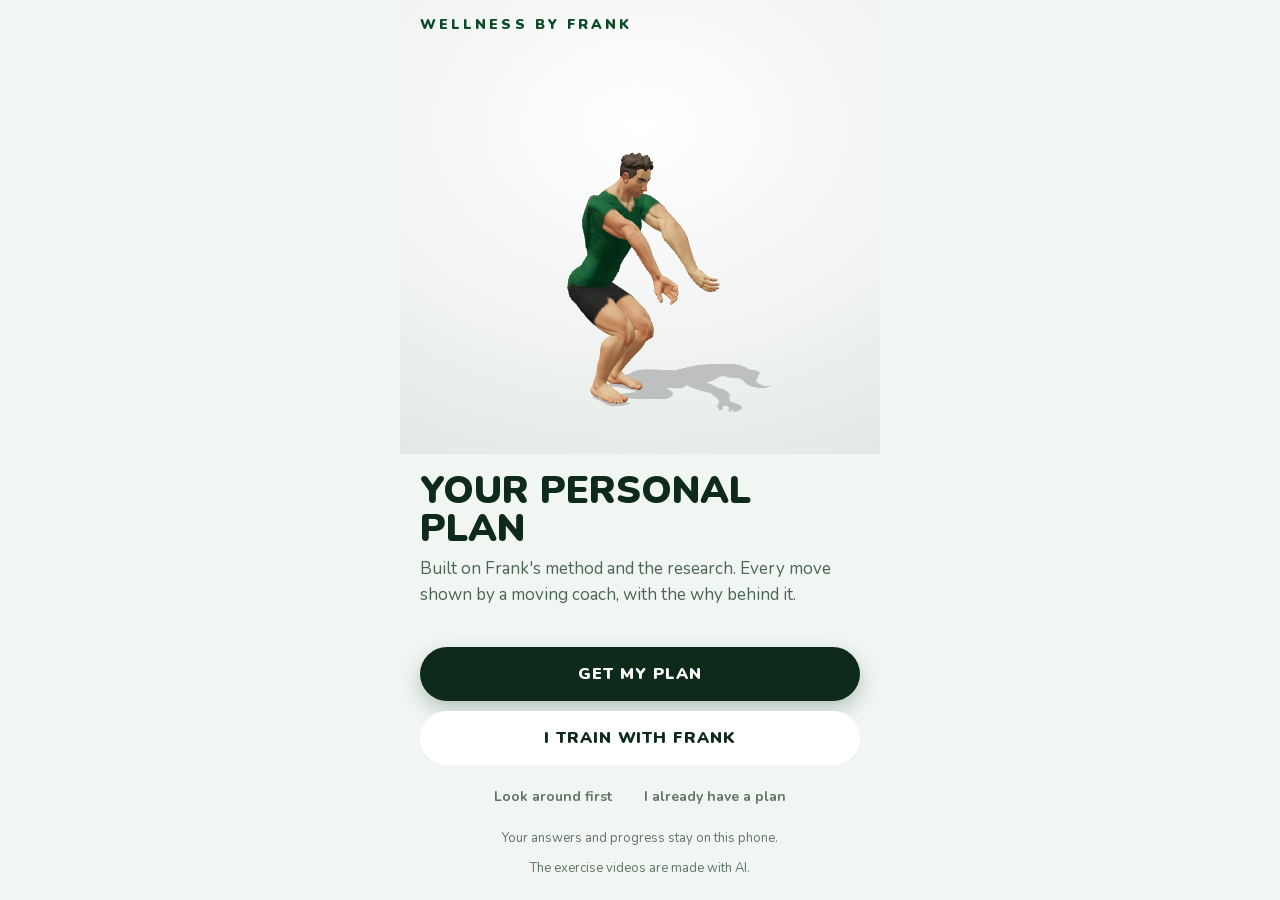
<file: index.html>
<!doctype html>
<html lang="en">
<head>
<meta charset="utf-8">
<meta name="viewport" content="width=device-width, initial-scale=1, viewport-fit=cover">
<title>Wellness by Frank</title>
<meta name="description" content="Home workouts on Frank's method: a 4-week plan, guided sessions with a moving coach, and the why behind every exercise.">
<meta name="theme-color" content="#012D12">
<meta name="color-scheme" content="dark">
<meta name="apple-mobile-web-app-capable" content="yes">
<meta name="mobile-web-app-capable" content="yes">
<meta name="apple-mobile-web-app-status-bar-style" content="black-translucent">
<meta name="apple-mobile-web-app-title" content="Frank">
<link rel="manifest" href="manifest.webmanifest">
<link rel="icon" href="img/icon-192.png" type="image/png">
<link rel="apple-touch-icon" href="img/icon-180.png">
<link rel="preload" href="fonts/Nunito-latin.woff2" as="font" type="font/woff2" crossorigin>
<link rel="stylesheet" href="fonts/fonts.css">
<link rel="stylesheet" href="app.css">
</head>
<body>
<main id="app" class="app" aria-live="off"></main>
<nav class="tabs" id="tabs" aria-label="Sections">
  <div class="tabs-in">
    <button class="tab" data-tab="plan"><svg viewBox="0 0 24 24" aria-hidden="true" fill="none" stroke="currentColor" stroke-width="1.8" stroke-linecap="round" stroke-linejoin="round"><rect x="3.5" y="5" width="17" height="15" rx="3"/><path d="M3.5 10h17M8 3v4M16 3v4M8 14h3"/></svg>Plan</button>
    <button class="tab" data-tab="workouts"><svg viewBox="0 0 24 24" aria-hidden="true" fill="none" stroke="currentColor" stroke-width="1.8" stroke-linecap="round" stroke-linejoin="round"><path d="M8 12h8"/><path d="M5.2 7.5 8 9.1v5.8l-2.8 1.6-2.8-1.6V9.1z"/><path d="M18.8 7.5l2.8 1.6v5.8l-2.8 1.6-2.8-1.6V9.1z"/></svg>Workouts</button>
    <button class="tab" data-tab="today"><svg viewBox="0 0 24 24" aria-hidden="true" fill="none" stroke="currentColor" stroke-width="1.8" stroke-linecap="round" stroke-linejoin="round"><path d="M3 12h4l2.2-5.5 4.6 11 2.2-5.5H21"/></svg>Today</button>
    <button class="tab" data-tab="me"><svg viewBox="0 0 24 24" aria-hidden="true" fill="none" stroke="currentColor" stroke-width="1.8" stroke-linecap="round" stroke-linejoin="round"><circle cx="12" cy="8" r="3.6"/><path d="M4.5 20c.8-4 3.8-6 7.5-6s6.7 2 7.5 6"/></svg>Me</button>
    <button class="tab" data-tab="frank"><svg viewBox="0 0 24 24" aria-hidden="true" fill="none" stroke="currentColor" stroke-width="1.8" stroke-linecap="round" stroke-linejoin="round"><circle cx="12" cy="12" r="8.5"/><path d="M10 16.5V8h4.6M10 12.2h3.6"/></svg>Frank</button>
  </div>
</nav>
<div id="overlay" hidden></div>
<div id="toast" class="toast" role="status" aria-live="polite"></div>
<script src="js/figure.js"></script>
<script src="js/exercises.js"></script>
<script src="js/programs.js"></script>
<script src="js/science.js"></script>
<script src="js/sound.js"></script>
<script src="js/figure3d.js"></script>
<script src="js/media.js"></script>
<!-- modules: features in their own files, before app.js (.claude/skills/frank-module) -->
<script src="js/links.js"></script>
<script src="js/keep.js"></script>
<script src="js/onboard-flow.js"></script>
<script src="js/booking.js"></script>
<script src="js/app.js"></script>
<script type="importmap">{ "imports": { "three": "./vendor/three.module.min.js" } }</script>
<script type="module">
  // the 3D coach: the app starts with the 2D skeleton and switches when the model has loaded
  import * as THREE from 'three';
  import { GLTFLoader } from './vendor/jsm/GLTFLoader.js';
  import { RoomEnvironment } from './vendor/jsm/RoomEnvironment.js';
  window.THREE = THREE;
  window.WBF_GLTF = GLTFLoader;
  window.WBF_ROOM = RoomEnvironment;
  window.dispatchEvent(new Event('wbf-three'));
</script>
</body>
</html>
</file>
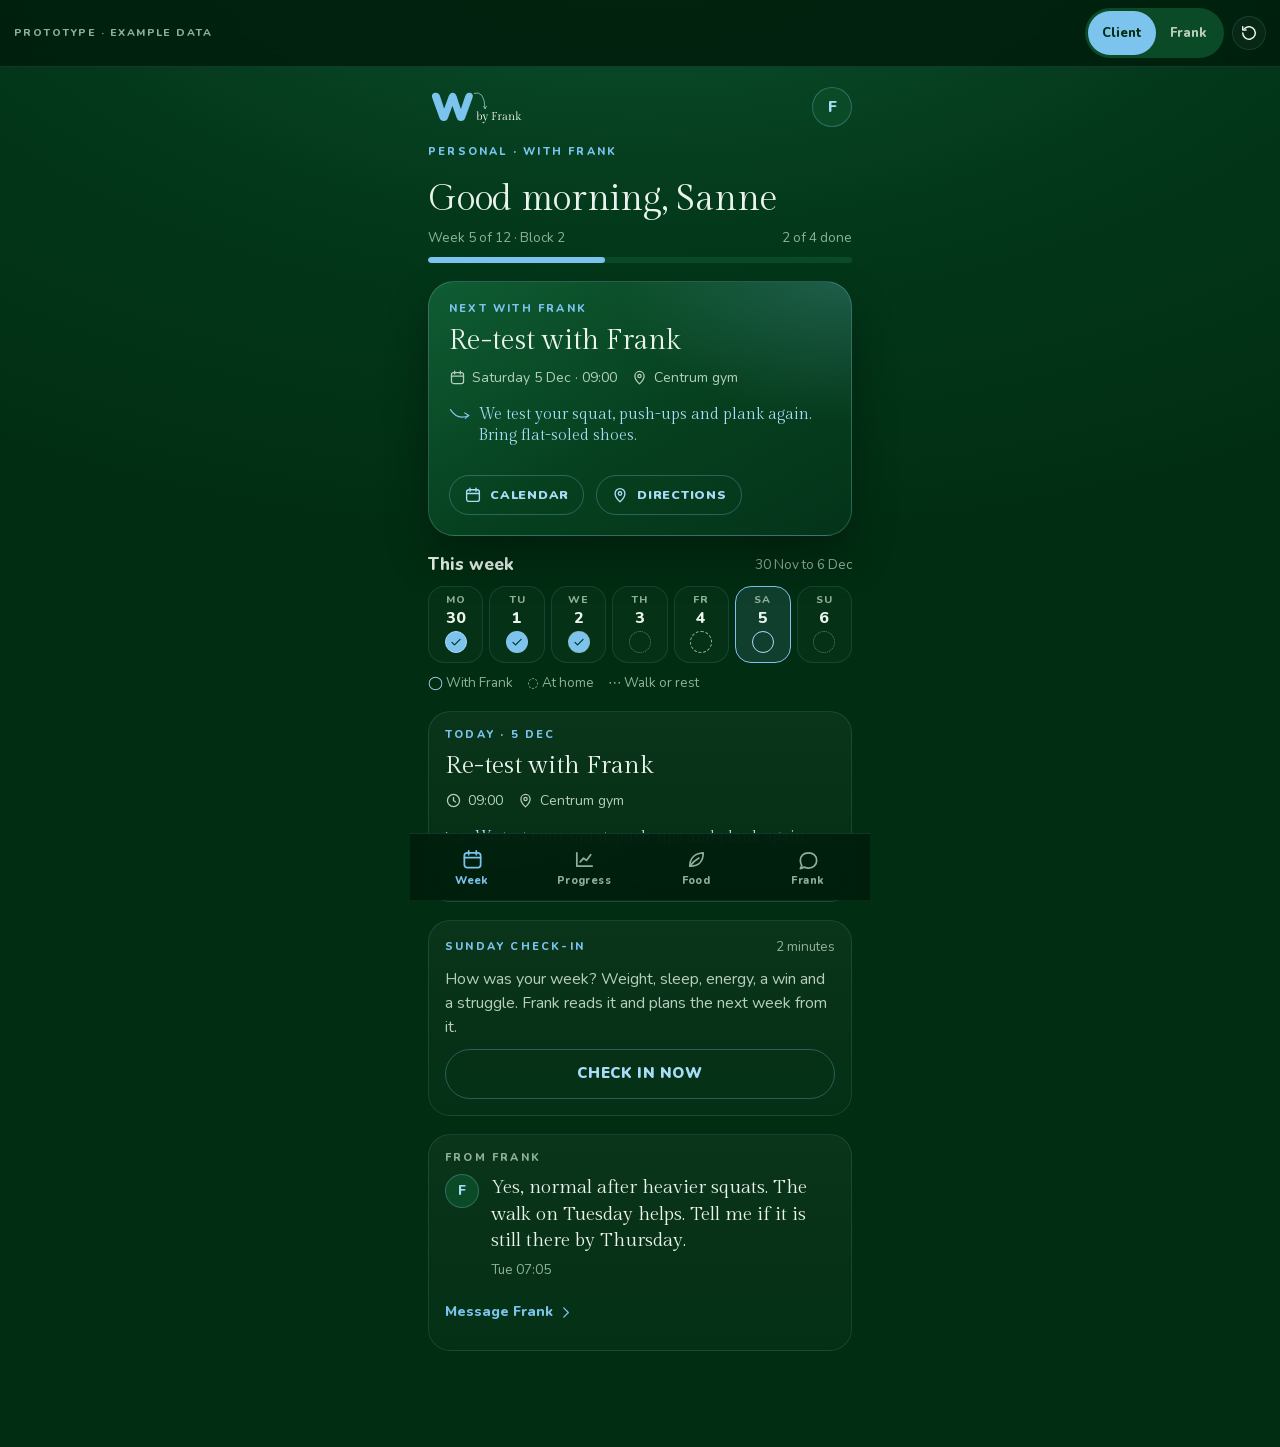
<file: personal/index.html>
<!doctype html>
<html lang="en">
<head>
<meta charset="utf-8">
<meta name="viewport" content="width=device-width, initial-scale=1, viewport-fit=cover">
<title>Personal · W by Frank</title>
<meta name="description" content="Prototype of Personal: the app for Frank's own clients, and his Coach mode. Example data only.">
<meta name="theme-color" content="#012D12">
<meta name="color-scheme" content="dark">
<meta name="robots" content="noindex">
<link rel="icon" href="../img/icon-192.png" type="image/png">
<link rel="stylesheet" href="../fonts/fonts.css">
<link rel="stylesheet" href="personal.css">
</head>
<body>
<!-- Prototype of Personal (docs/PERSONAL.md): the client's app and Frank's Coach mode on made-up data.
     Switch views at the top. State stays in this browser; "Start over" clears it. -->
<div class="proto" role="banner">
  <small>Prototype · example data</small>
  <div class="row" style="gap:8px">
    <div class="seg" role="group" aria-label="View as">
      <button id="seg-client" aria-pressed="true">Client</button>
      <button id="seg-coach" aria-pressed="false">Frank</button>
    </div>
    <button id="reset" class="icon-btn" style="width:34px;height:34px" aria-label="Start over"><svg class="ic" viewBox="0 0 24 24" fill="none" stroke="currentColor" stroke-width="1.8" stroke-linecap="round" stroke-linejoin="round" aria-hidden="true"><path d="M4.5 12a7.5 7.5 0 1 0 2.3-5.4"/><path d="M4.5 4.5v4h4"/></svg></button>
  </div>
</div>
<div class="shell"><main id="view"></main></div>
<nav class="tabbar" id="tabbar" aria-label="Sections"></nav>
<div id="toast" class="toast" role="status" aria-live="polite"></div>
<script src="../js/figure.js"></script>
<script src="../js/exercises.js"></script>
<script src="data.js"></script>
<script src="personal.js"></script>
</body>
</html>
</file>
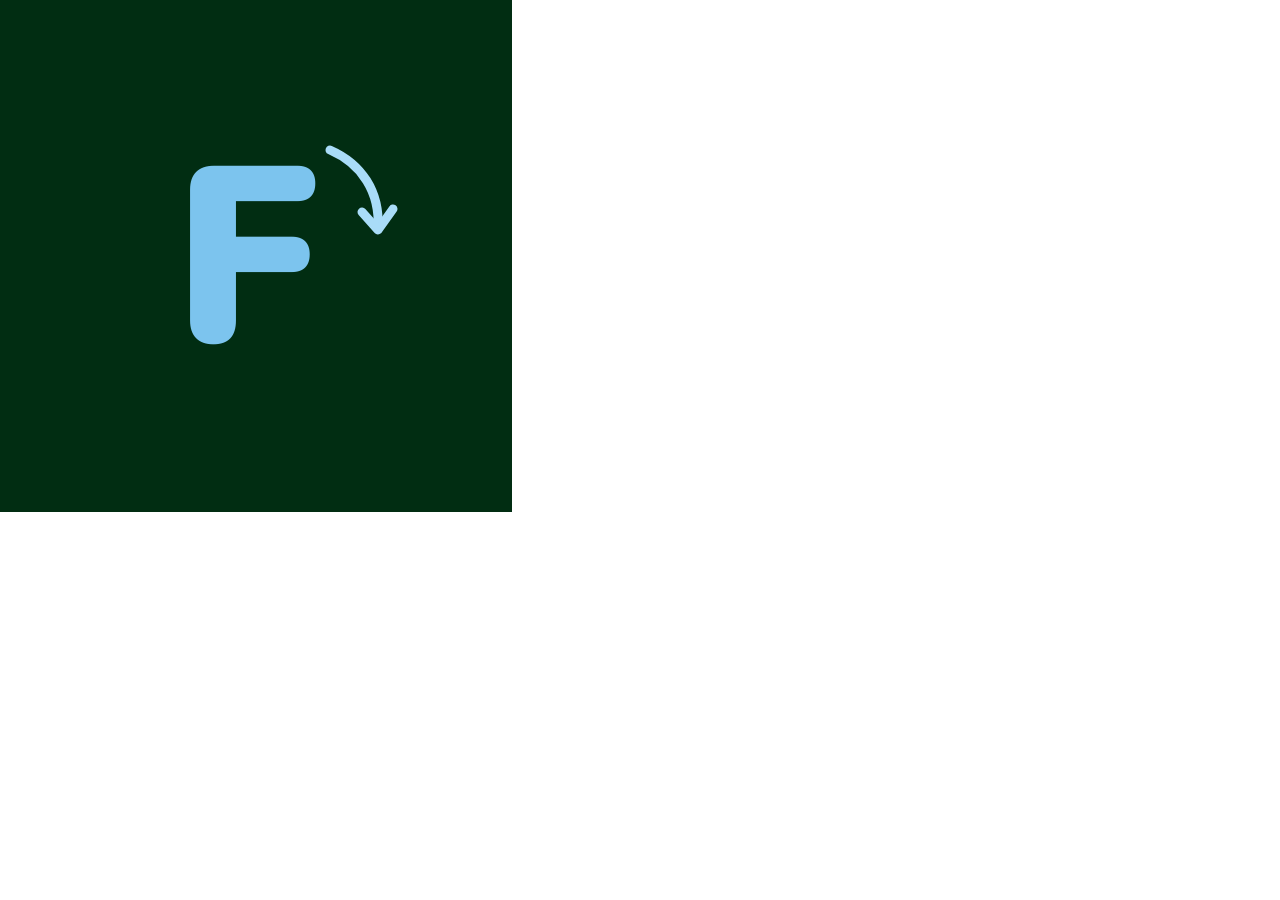
<file: tools/icon-maskable.html>
<!doctype html><html><head><meta charset="utf-8">
<link rel="stylesheet" href="https://fonts.googleapis.com/css2?family=Nunito:wght@900&display=swap">
<style>
html,body{margin:0;background:transparent}
.t{width:512px;height:512px;background:#012D12;position:relative;overflow:hidden;display:grid;place-items:center}
.t.round{border-radius:0}
.f{font:900 340px/1 Nunito, sans-serif;color:#7CC4EE;transform:translate(-14px, 6px)}
.m .f{font-size:250px;transform:translate(-10px,4px)}
svg{position:absolute;left:0;top:0;width:512px;height:512px}
</style></head><body>
<div class="t m" id="icon"><span class="f">F</span>
<svg viewBox="0 0 512 512" fill="none" stroke="#A9DCF8" stroke-width="9" stroke-linecap="round" stroke-linejoin="round"><path d="M330 150c32 14 50 42 48 78"/><path d="M362 212l16 18 15-21"/></svg></div>
</body></html>
</file>
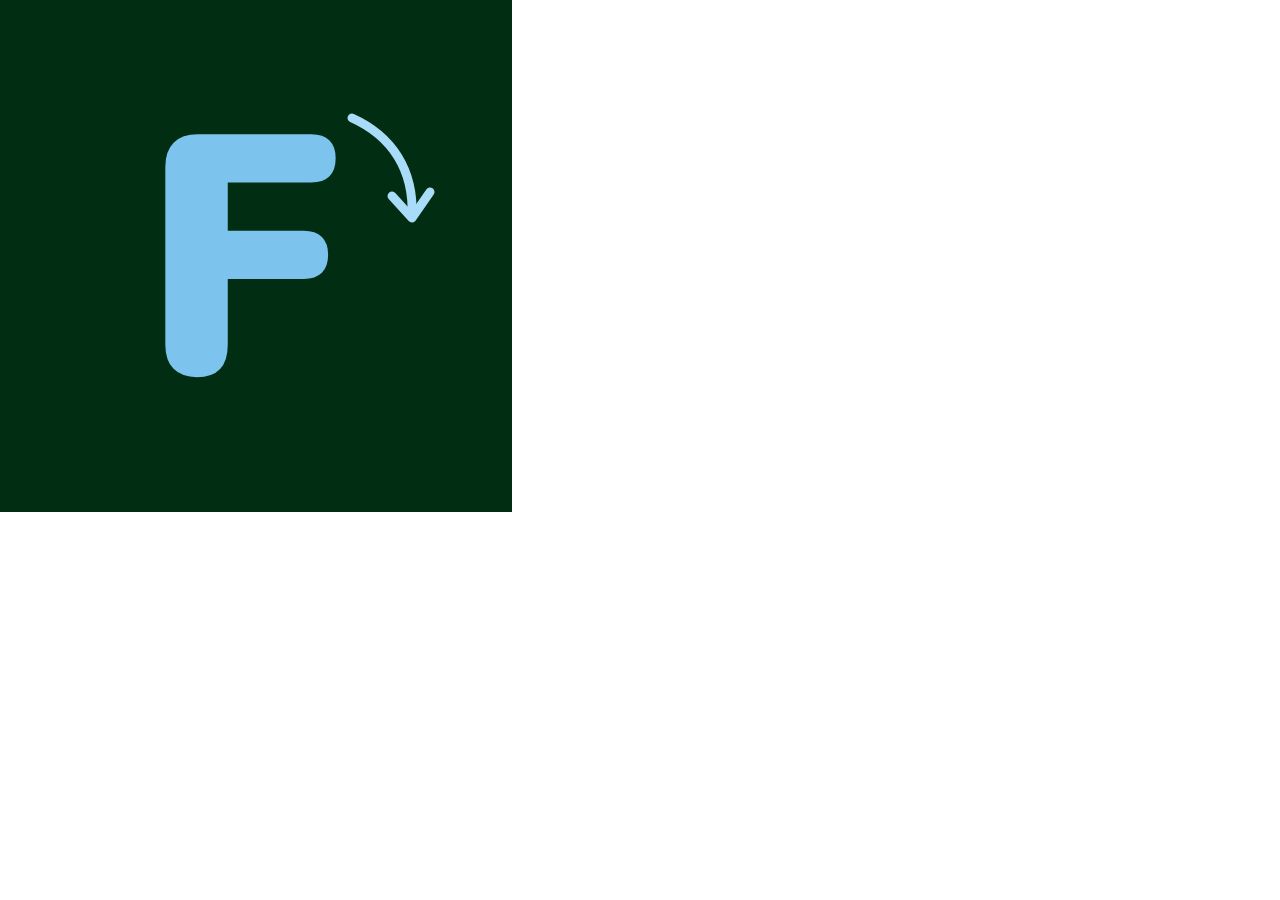
<file: tools/icon.html>
<!doctype html><html><head><meta charset="utf-8">
<link rel="stylesheet" href="https://fonts.googleapis.com/css2?family=Nunito:wght@900&display=swap">
<style>
html,body{margin:0;background:transparent}
.t{width:512px;height:512px;background:#012D12;position:relative;overflow:hidden;display:grid;place-items:center}
.t.round{border-radius:0}
.f{font:900 340px/1 Nunito, sans-serif;color:#7CC4EE;transform:translate(-14px, 6px)}
.m .f{font-size:250px;transform:translate(-10px,4px)}
svg{position:absolute;left:0;top:0;width:512px;height:512px}
</style></head><body>
<div class="t" id="icon"><span class="f">F</span>
<svg viewBox="0 0 512 512" fill="none" stroke="#A9DCF8" stroke-width="9" stroke-linecap="round" stroke-linejoin="round"><path d="M352 118c40 18 62 52 60 98"/><path d="M392 196l20 22 18-26"/></svg></div>
</body></html>
</file>
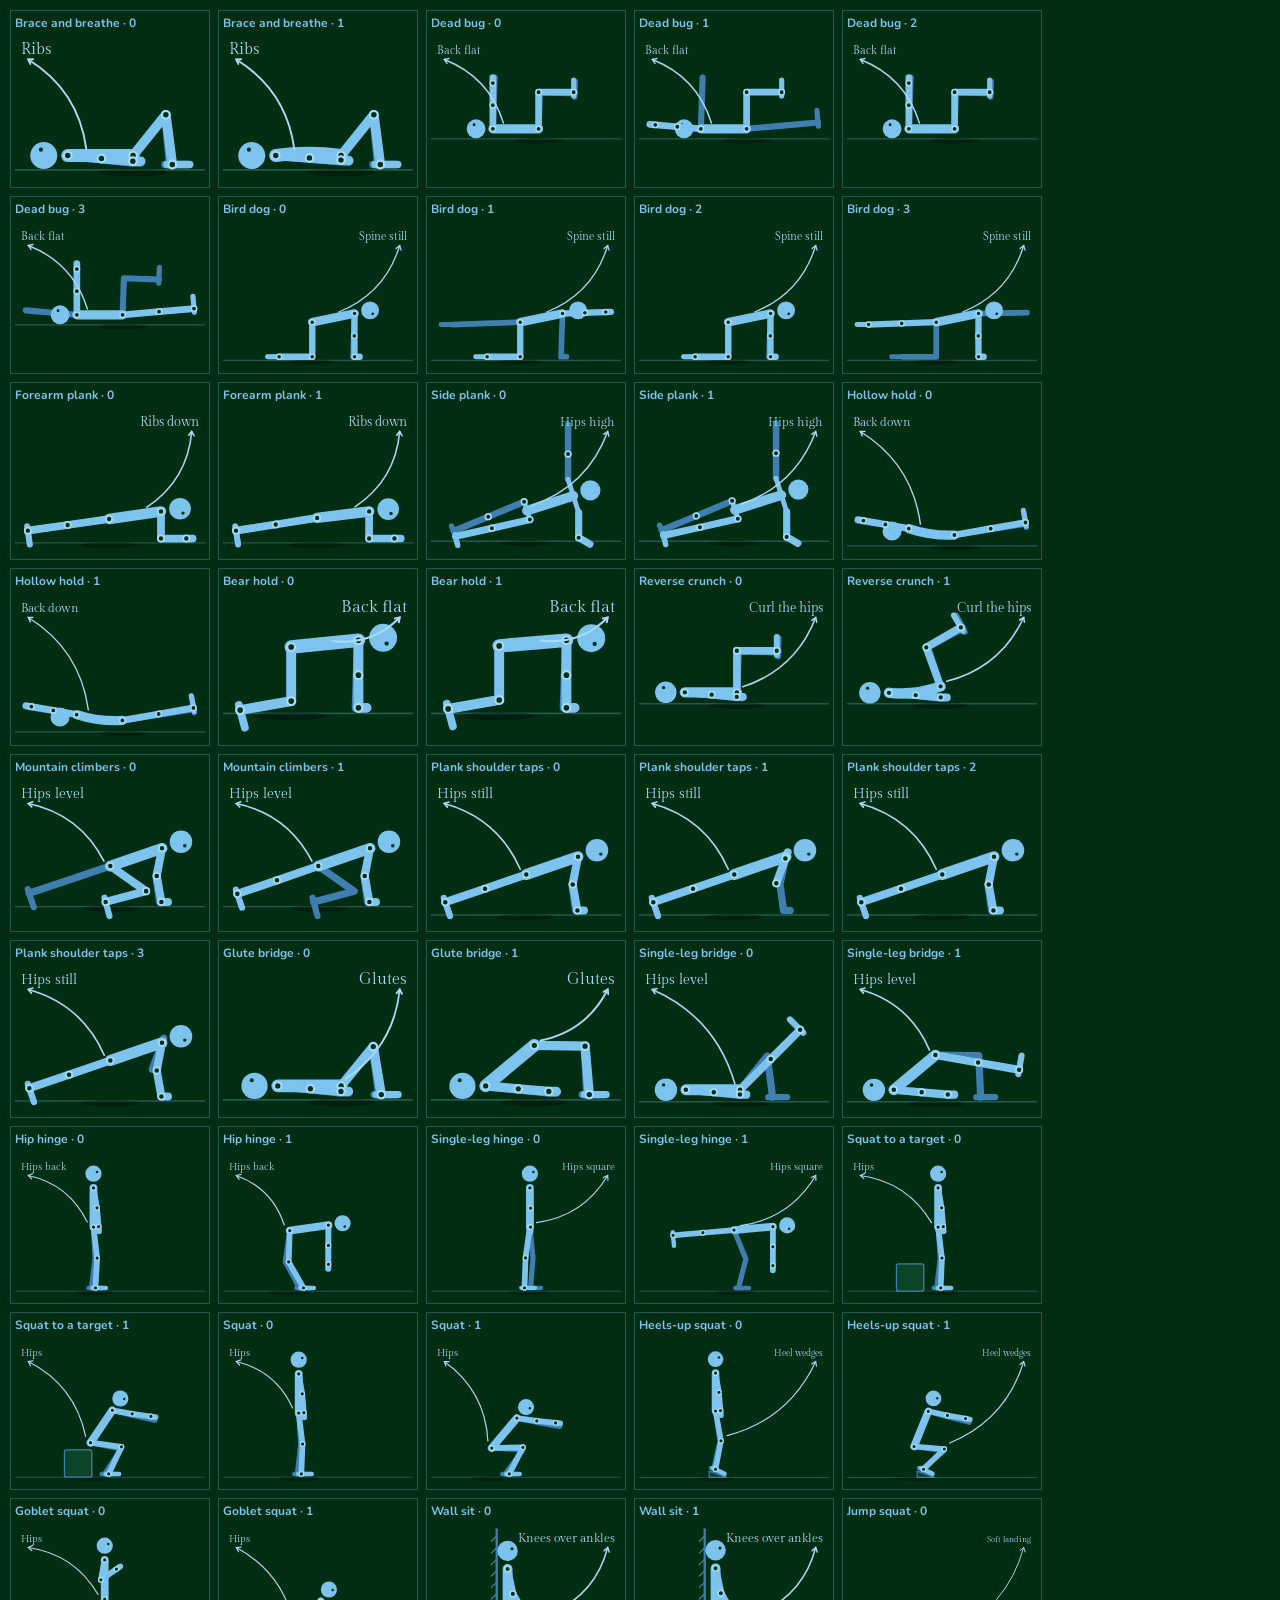
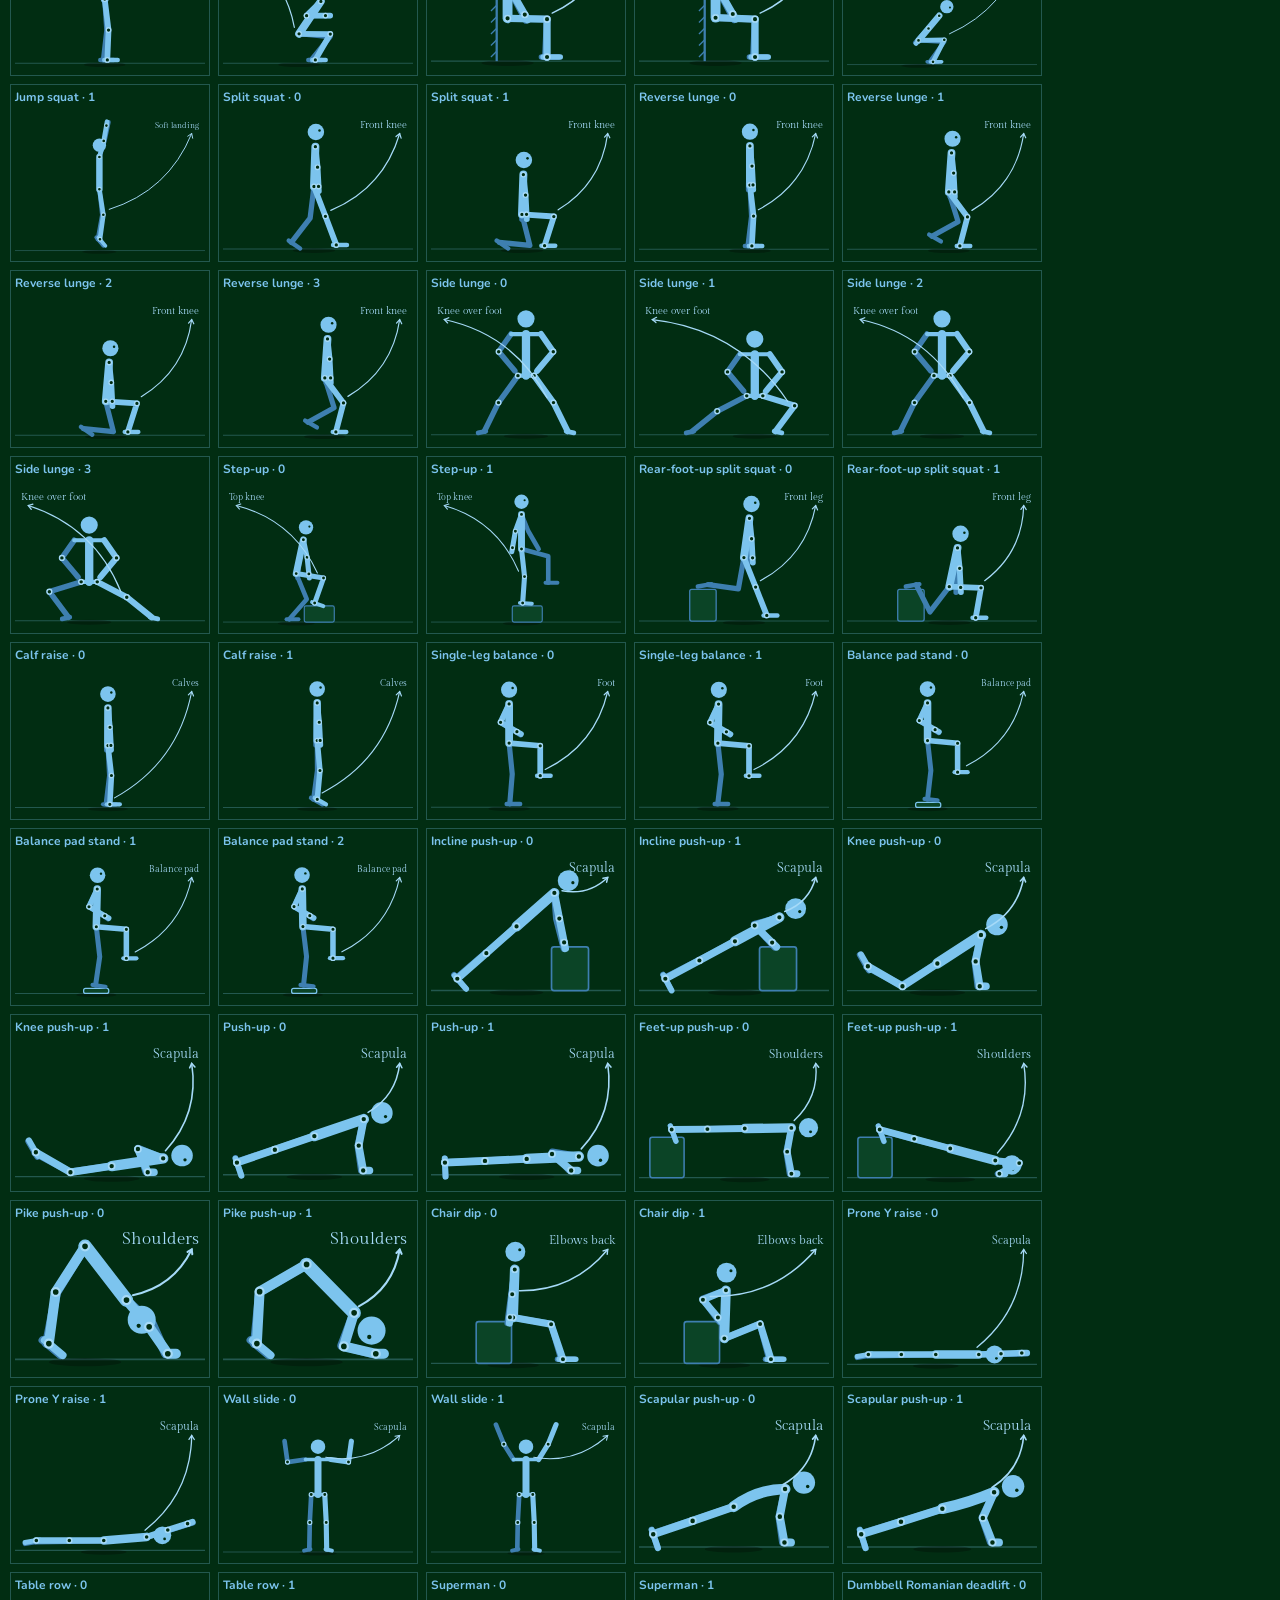
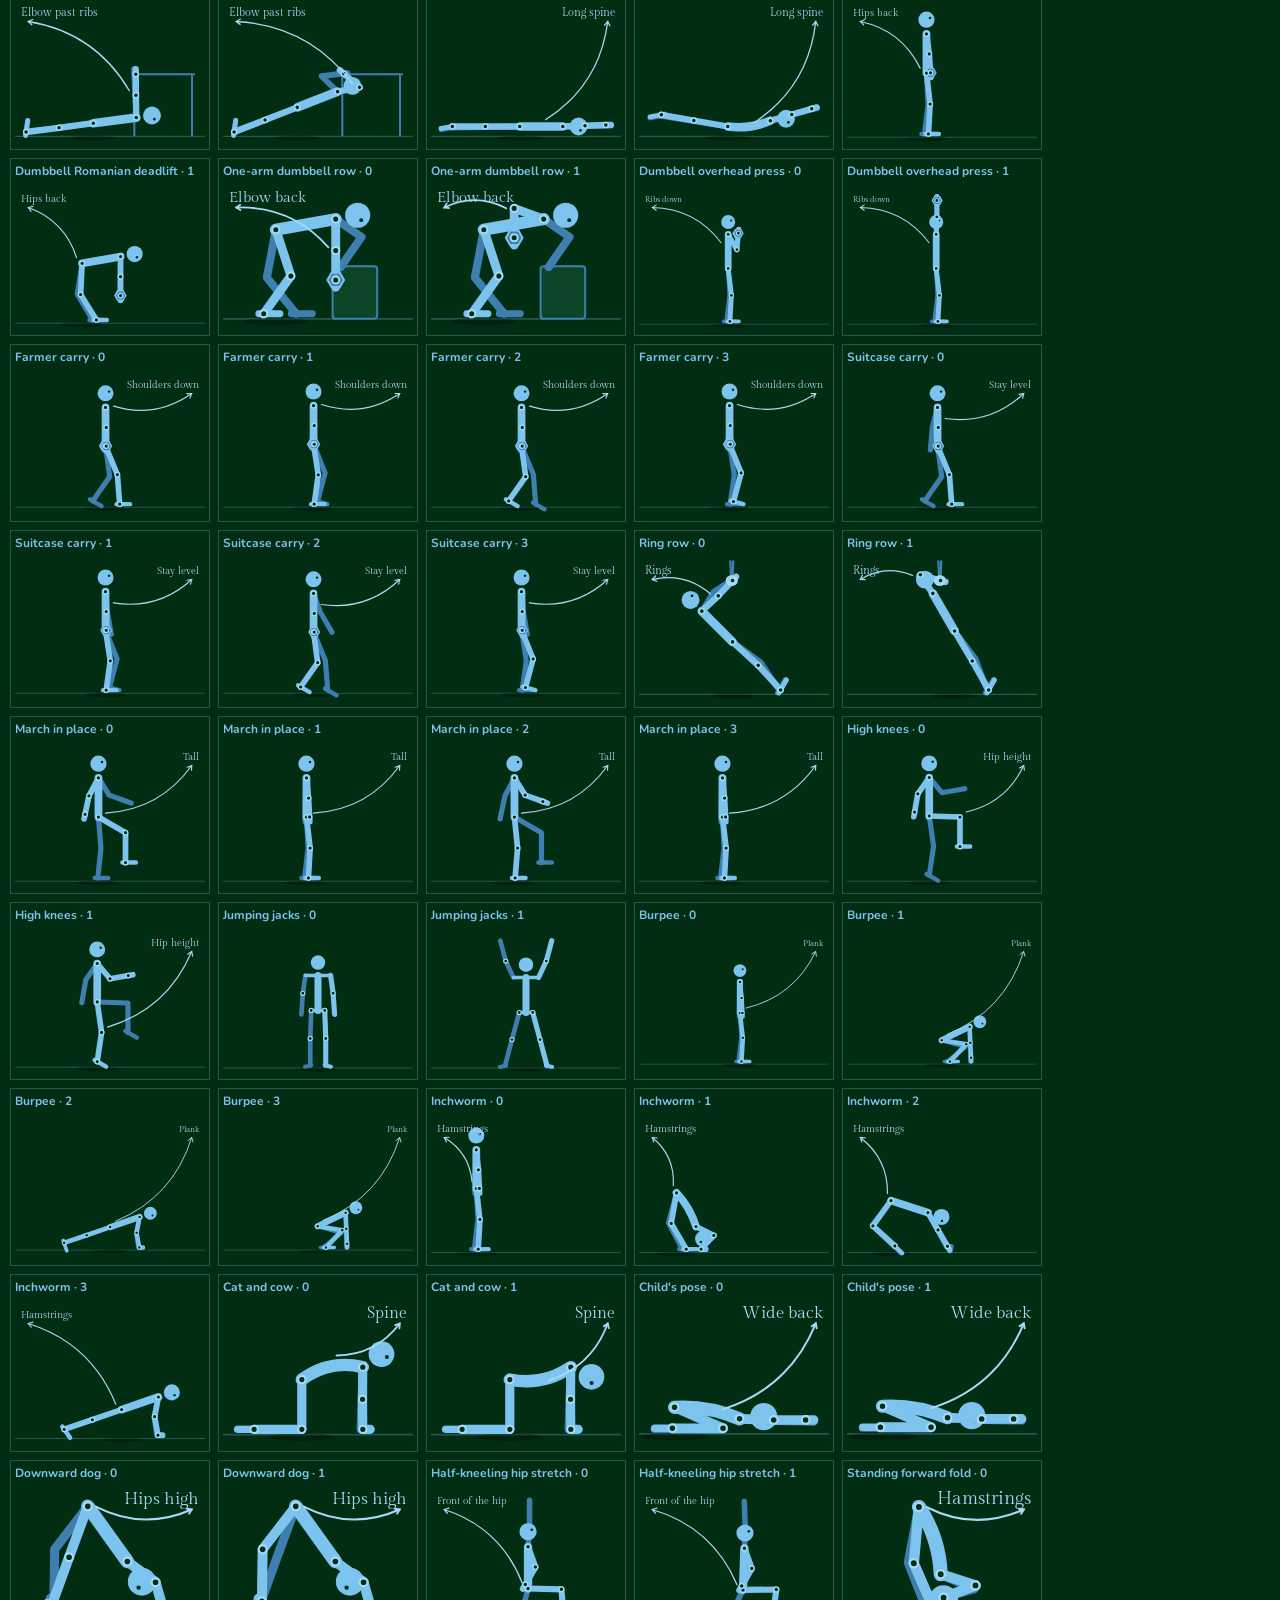
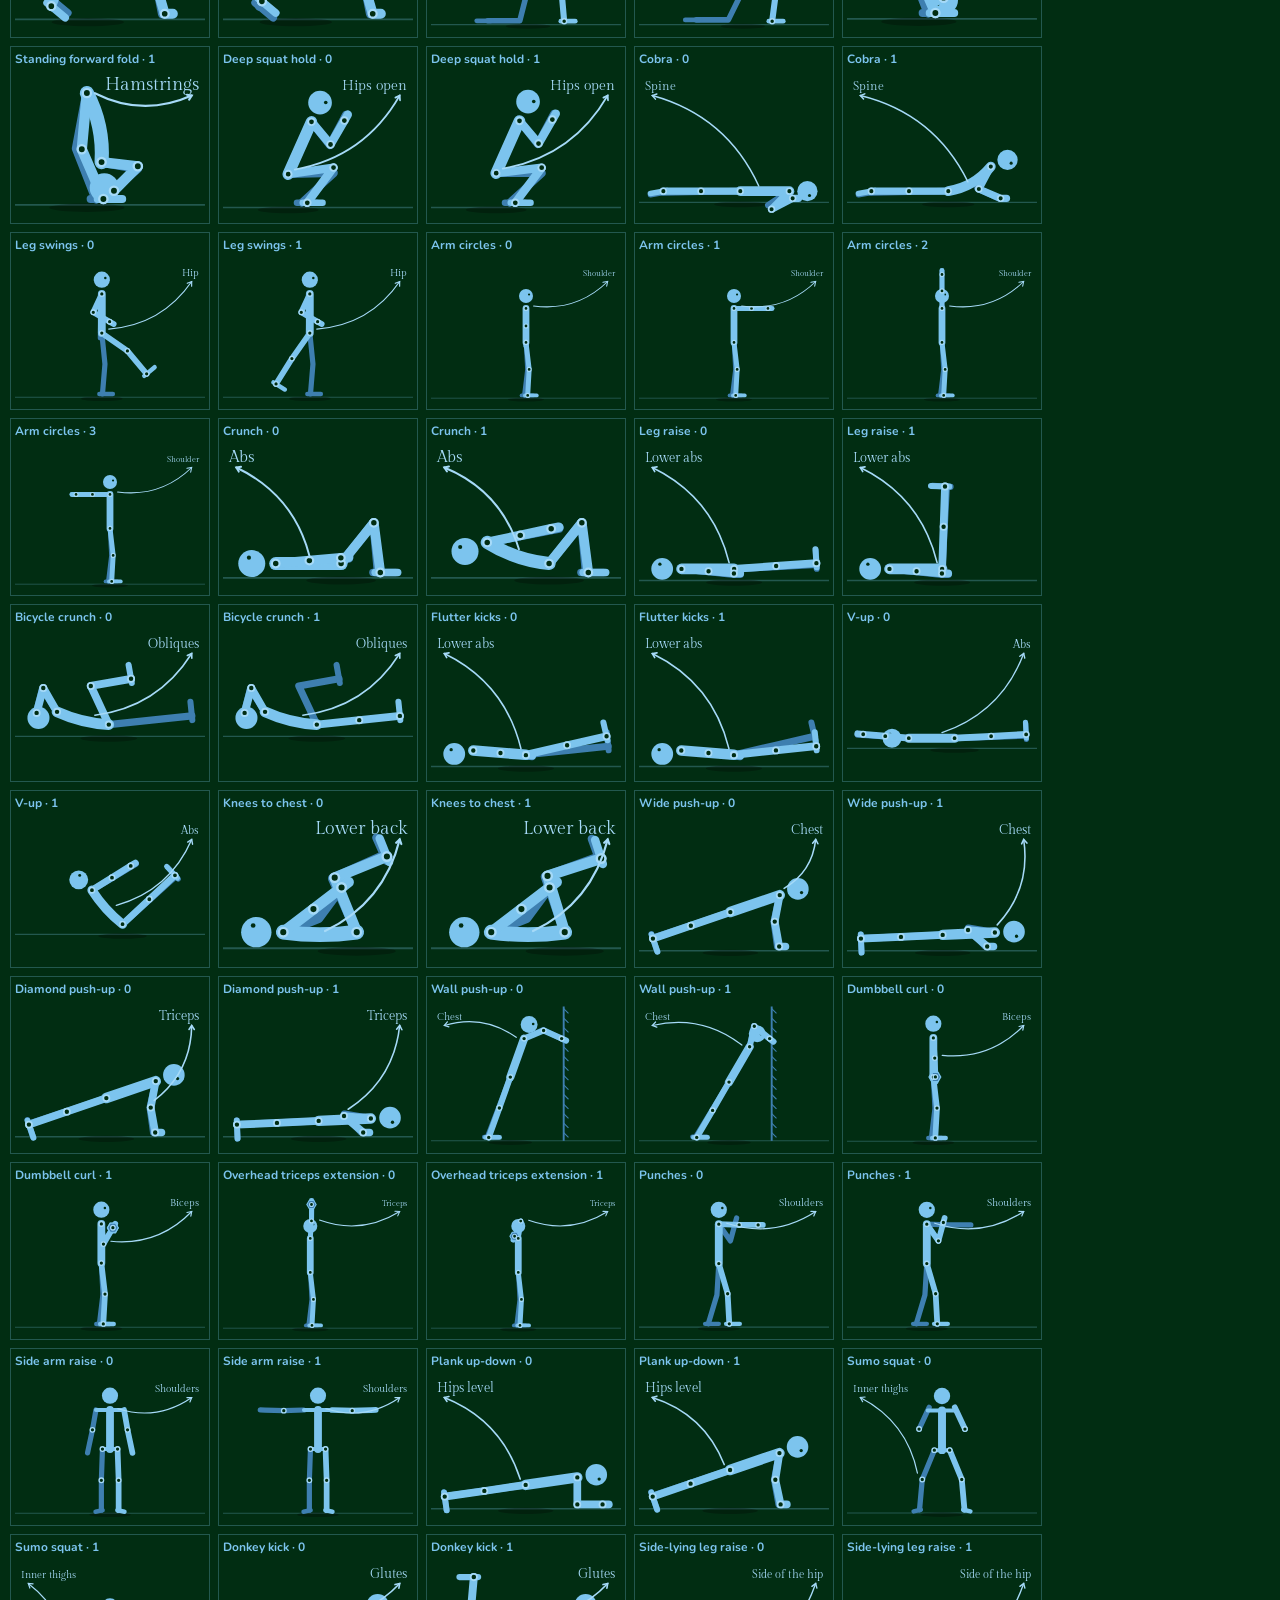
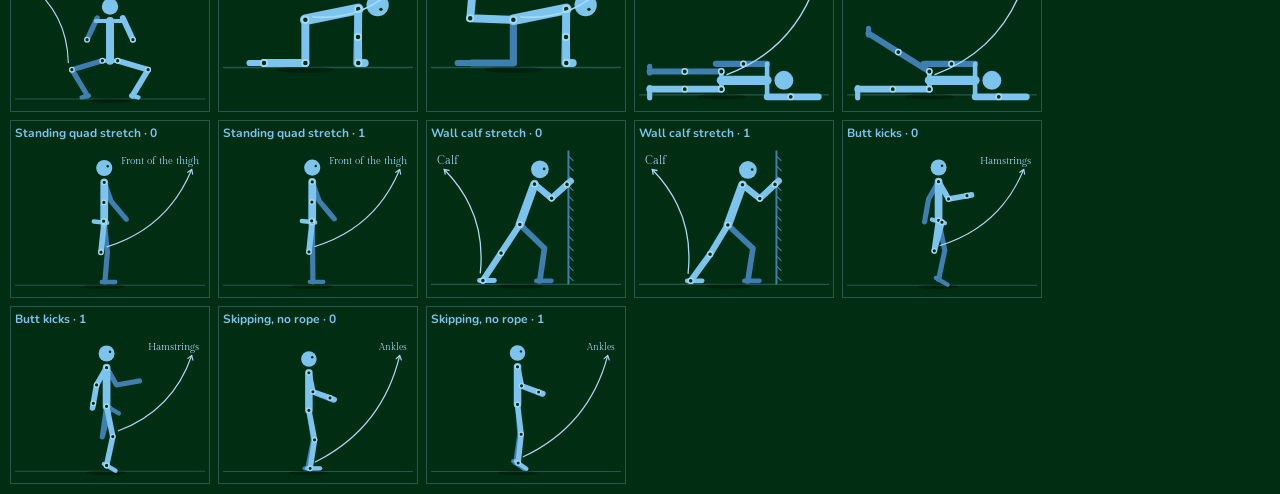
<file: tools/sheet.html>
<!doctype html><html><head><meta charset="utf-8"><title>Exercise contact sheet</title>
<link rel="stylesheet" href="https://fonts.googleapis.com/css2?family=Gilda+Display&family=Nunito:wght@400;700;900&display=swap">
<style>
:root{--ground:#012D12;--sky:#7CC4EE;--sky-hi:#A6DAF8;--sky-lo:#3E7FB0;--line:rgba(124,196,238,.28)}
body{background:var(--ground);color:#cfe3d5;font:12px Nunito,sans-serif;margin:10px}
.grid{display:grid;grid-template-columns:repeat(5,200px);gap:8px}
.cell{border:1px solid var(--line);padding:4px}
.cell b{display:block;color:var(--sky);font-weight:700;margin-bottom:2px}
.fig{width:100%;height:150px;display:block}
.fg-floor{stroke:var(--line);stroke-width:.8;fill:none}
.fg-shadow{fill:rgba(0,0,0,.28)}
.fg-bone,.fg-spine{fill:none;stroke-linecap:round;stroke-linejoin:round}
.fg-near{stroke:var(--sky);stroke-width:4.4}
.fg-far{stroke:var(--sky-lo);stroke-width:4}
.fg-girdle{stroke:var(--sky);stroke-width:3}
.fg-spine{stroke:var(--sky);stroke-width:6}
.fg-foot{stroke-width:3.4}
.fg-head{fill:var(--sky)}
.fg-eye{fill:var(--ground)}
.fg-joints circle{fill:var(--ground);stroke:var(--sky-hi);stroke-width:1}
.fg-db{fill:var(--sky-lo);stroke:var(--sky);stroke-width:1}
.fg-ring{fill:none;stroke:var(--sky-hi);stroke-width:1.4}
.fg-strap{stroke:var(--sky-lo);stroke-width:1.6;fill:none}
.fp-solid{fill:#0B4426;stroke:var(--sky-lo);stroke-width:1}
.fp-soft{fill:#0B4426;stroke:var(--sky);stroke-width:1}
.fp-line{stroke:var(--sky-lo);stroke-width:1.4;fill:none}
.fp-hatch{stroke:var(--sky-lo);stroke-width:.8}
.fg-note-line{fill:none;stroke:var(--sky-hi);stroke-width:.9;stroke-linecap:round}
.fg-note-text{fill:var(--sky-hi);font:7.5px 'Gilda Display',serif}
.fg-ghost path,.fg-ghost circle{fill:none;stroke:var(--sky);stroke-opacity:.18;stroke-width:3;stroke-linecap:round}
</style></head><body>
<div class="grid" id="g"></div>
<script src="../js/figure.js"></script>
<script src="../js/exercises.js"></script>
<script>
var F = WBF.fig, g = document.getElementById('g');
var q = new URLSearchParams(location.search);
var ids = Object.keys(WBF.EX).slice(+(q.get('from')||0), +(q.get('to')||999));
ids.forEach(function (id) {
  var ex = WBF.EX[id], an = ex.anim;
  var keys = an.k.map(function(_, i){return i;}).slice(0, an.wrap ? an.k.length - 1 : 4);
  keys.forEach(function (ki) {
    var c = document.createElement('div'); c.className = 'cell';
    c.innerHTML = '<b>' + ex.name + ' · ' + ki + '</b><div class="h"></div>';
    g.appendChild(c);
    var fig = new F.Figure(an, { aspect: 4/3, note: true, minW: 70, minH: 52 });
    fig.mount(c.querySelector('.h'));
    fig.still(ki);
  });
});
</script></body></html>
</file>
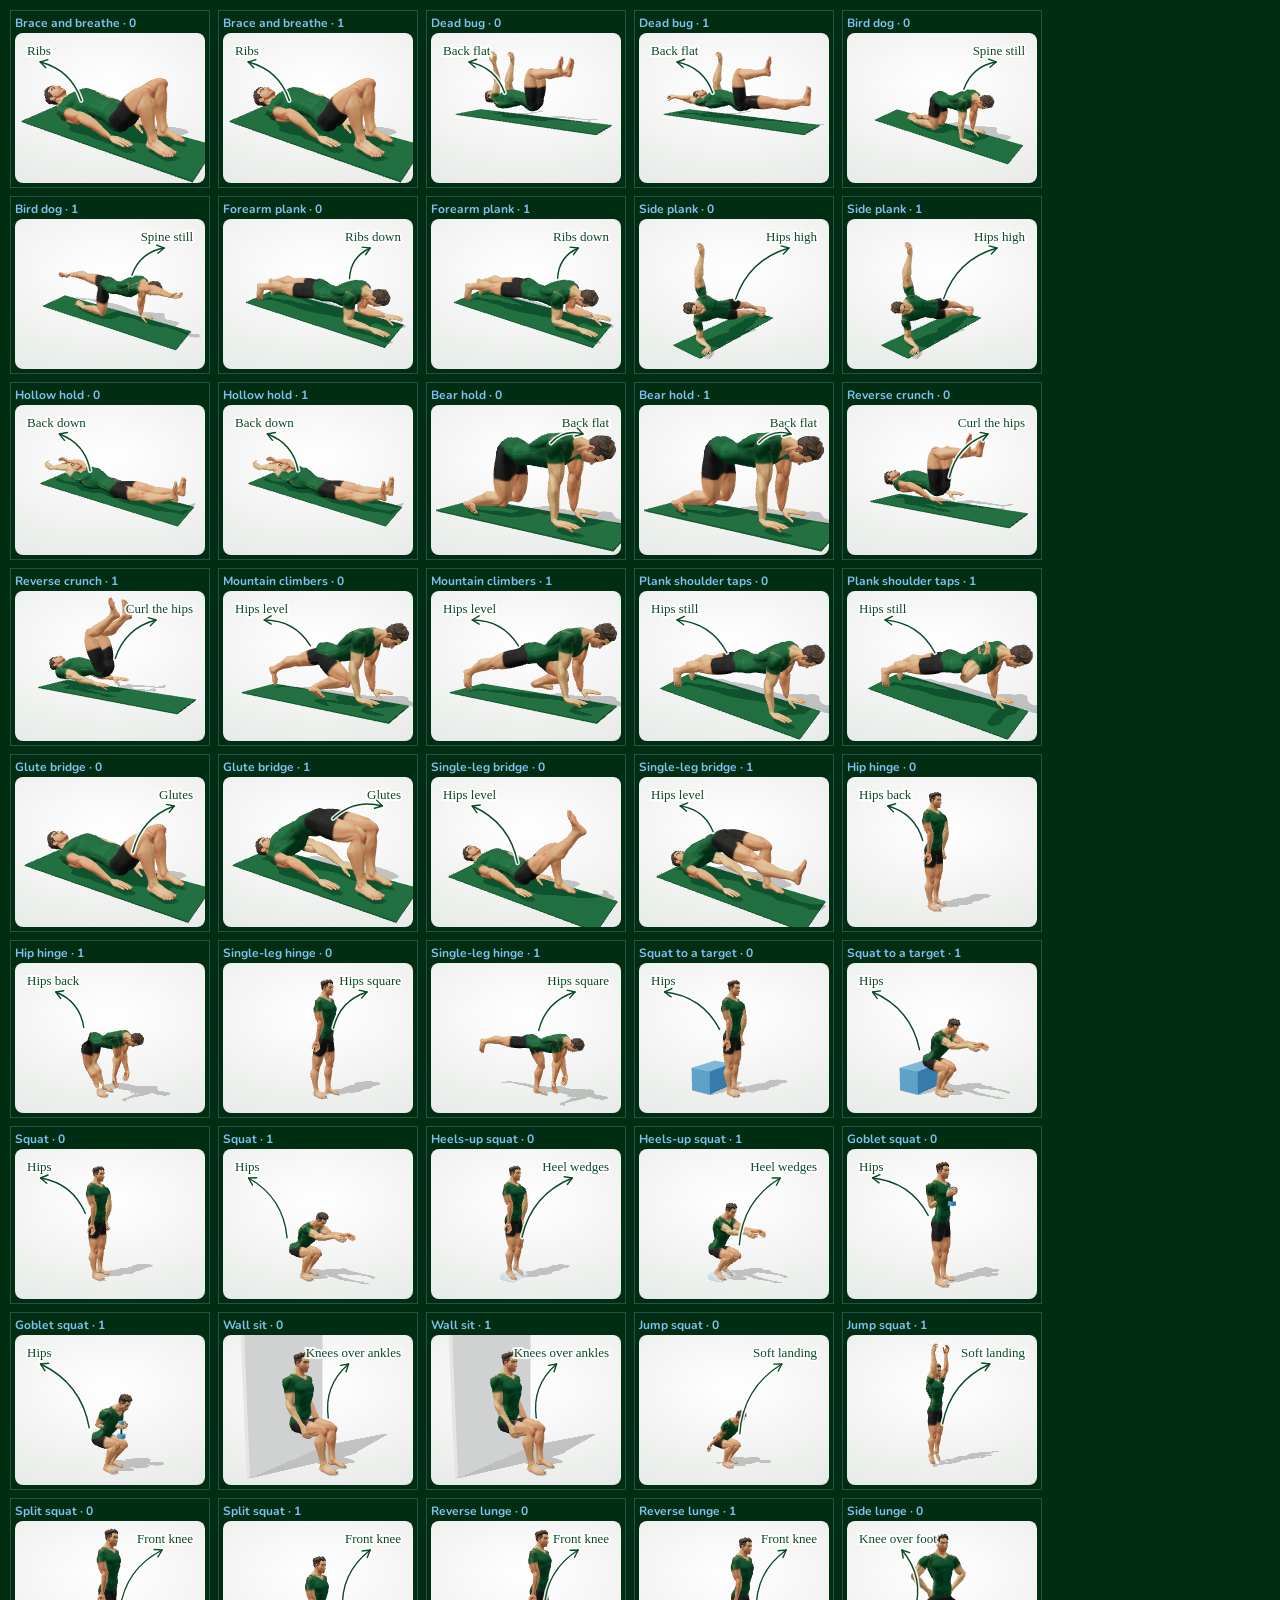
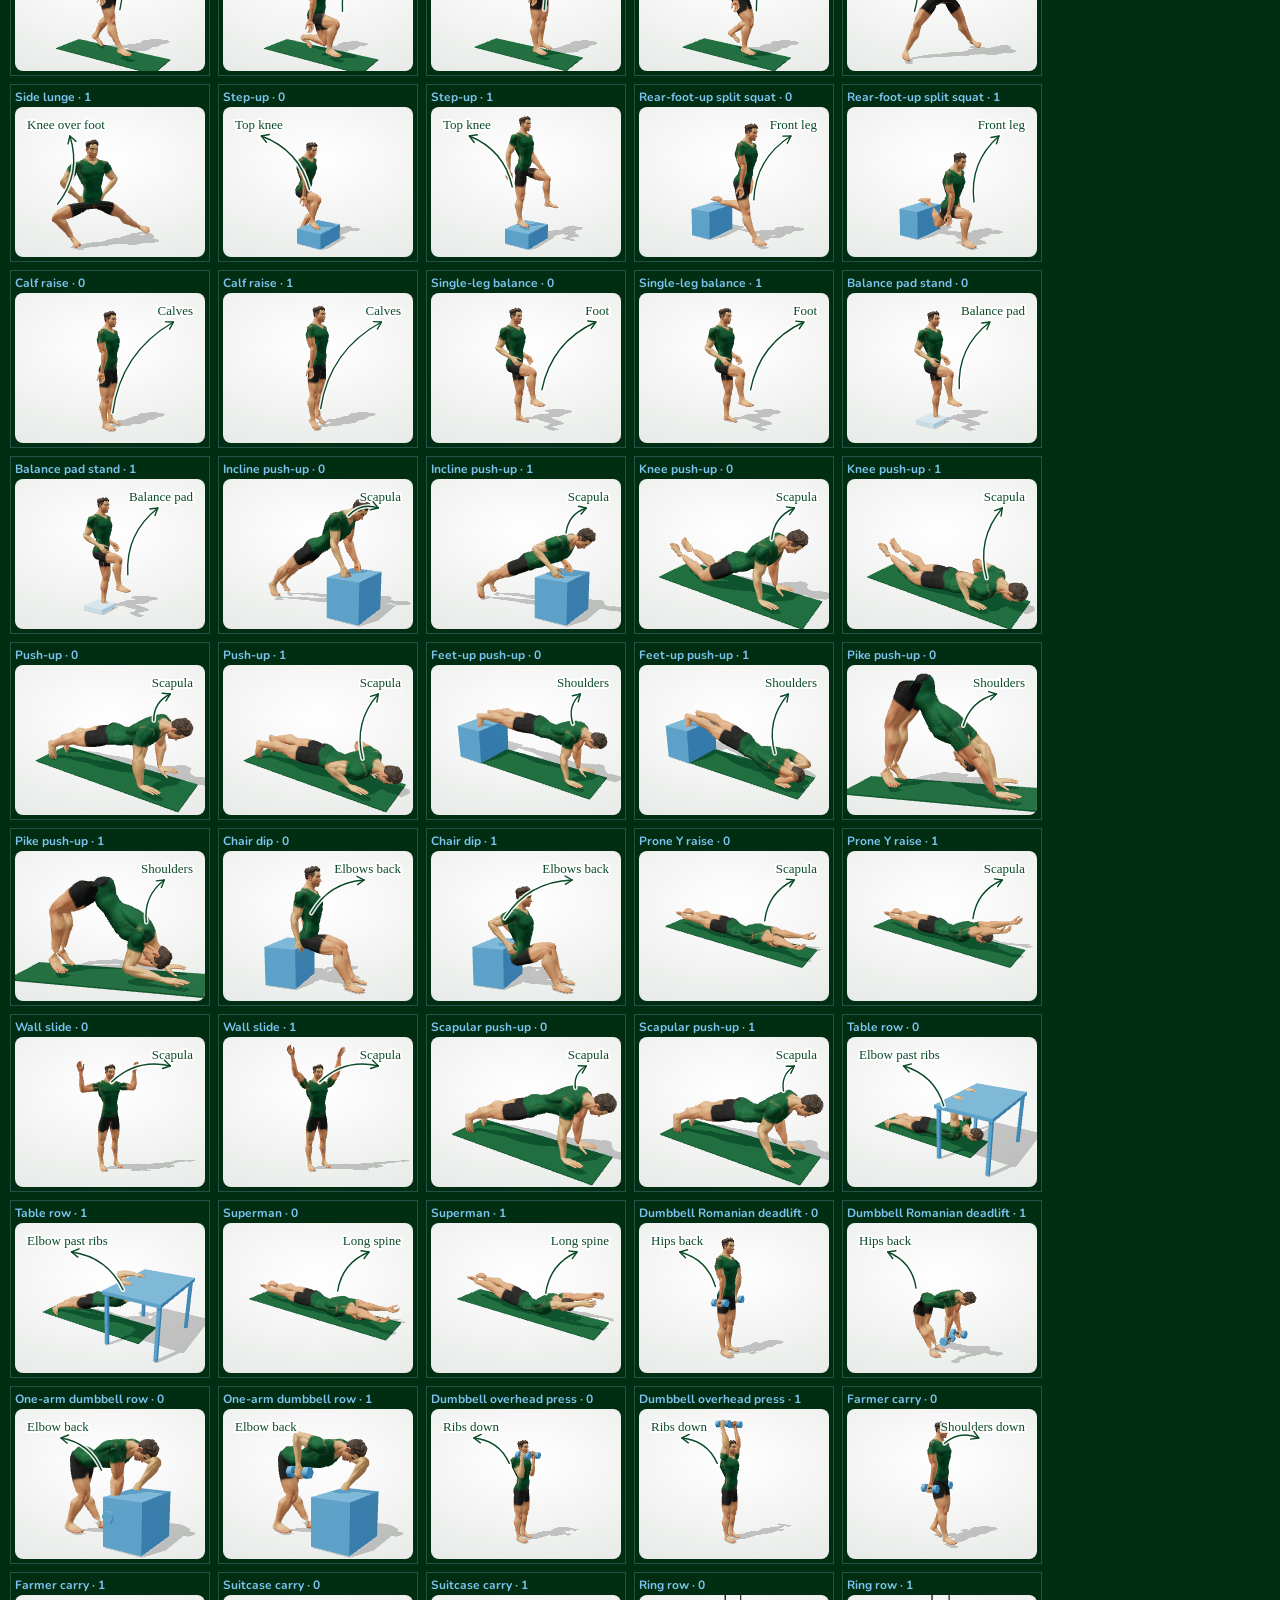
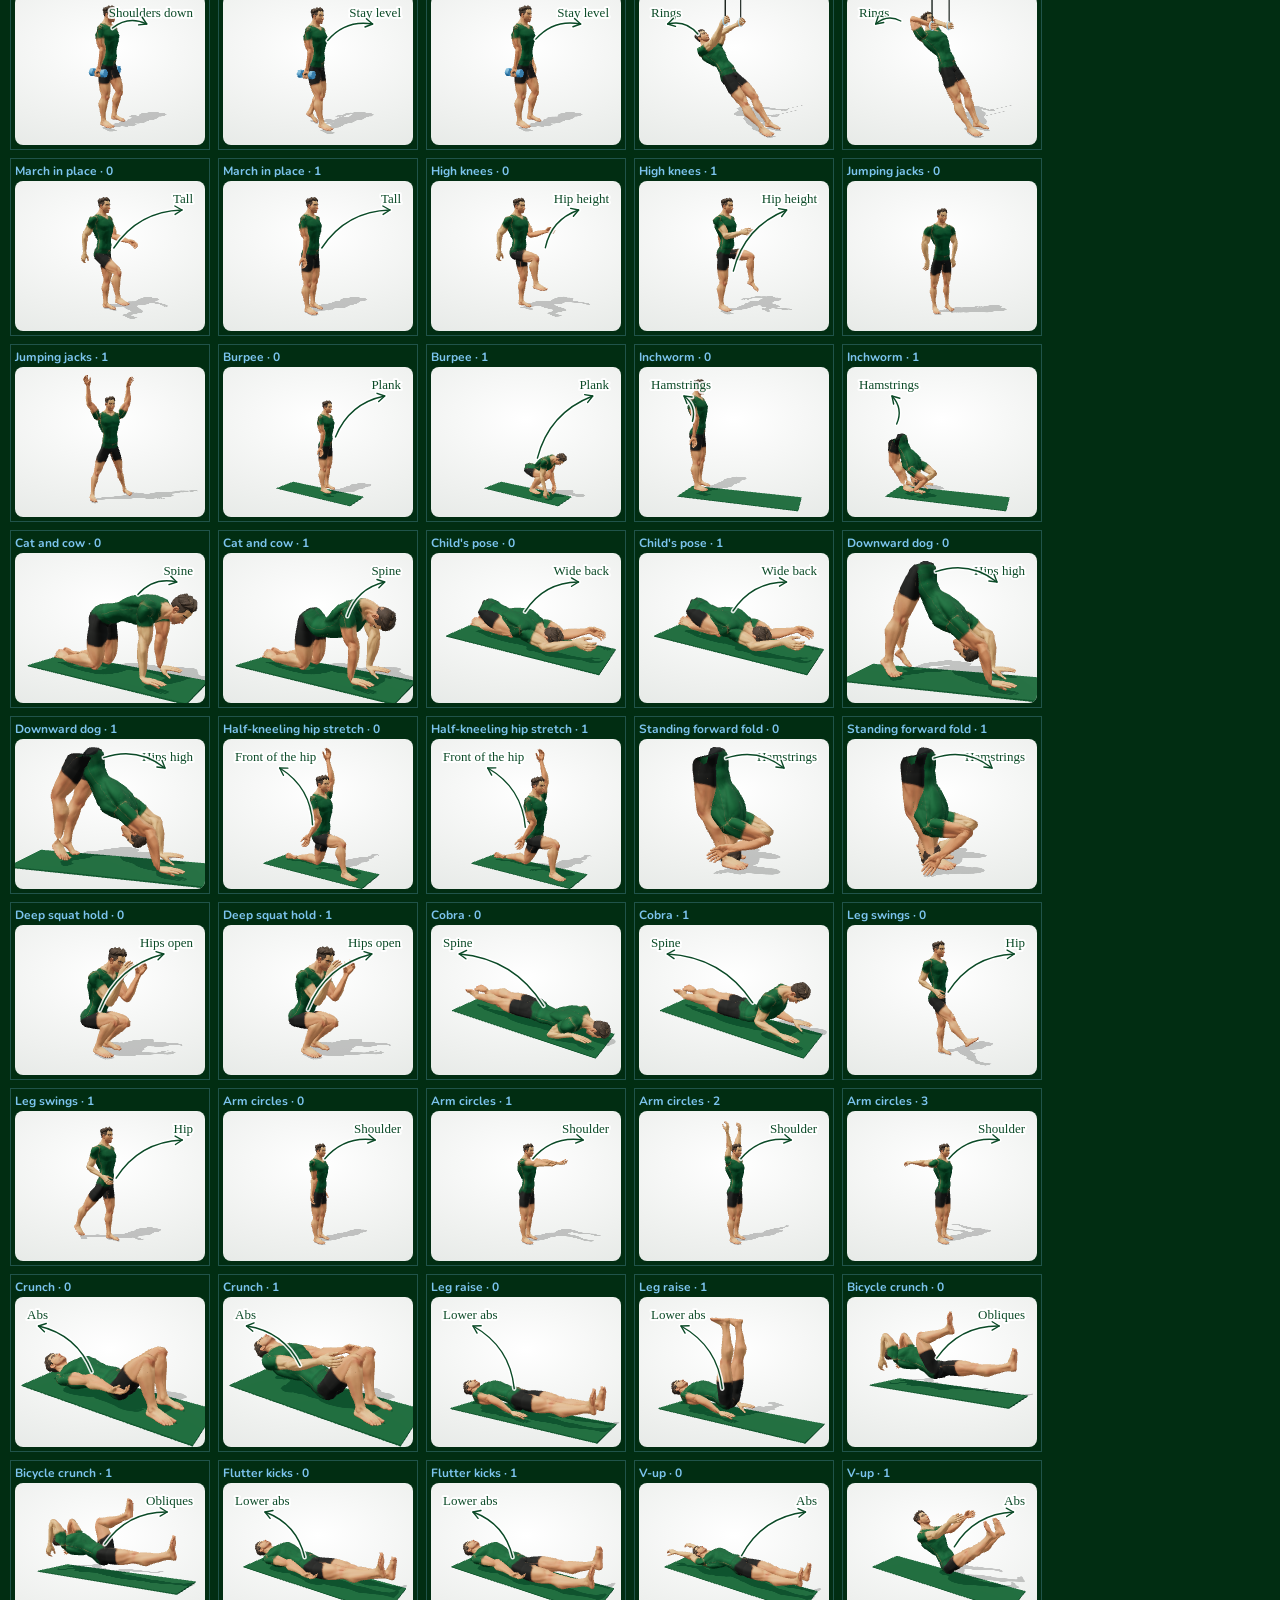
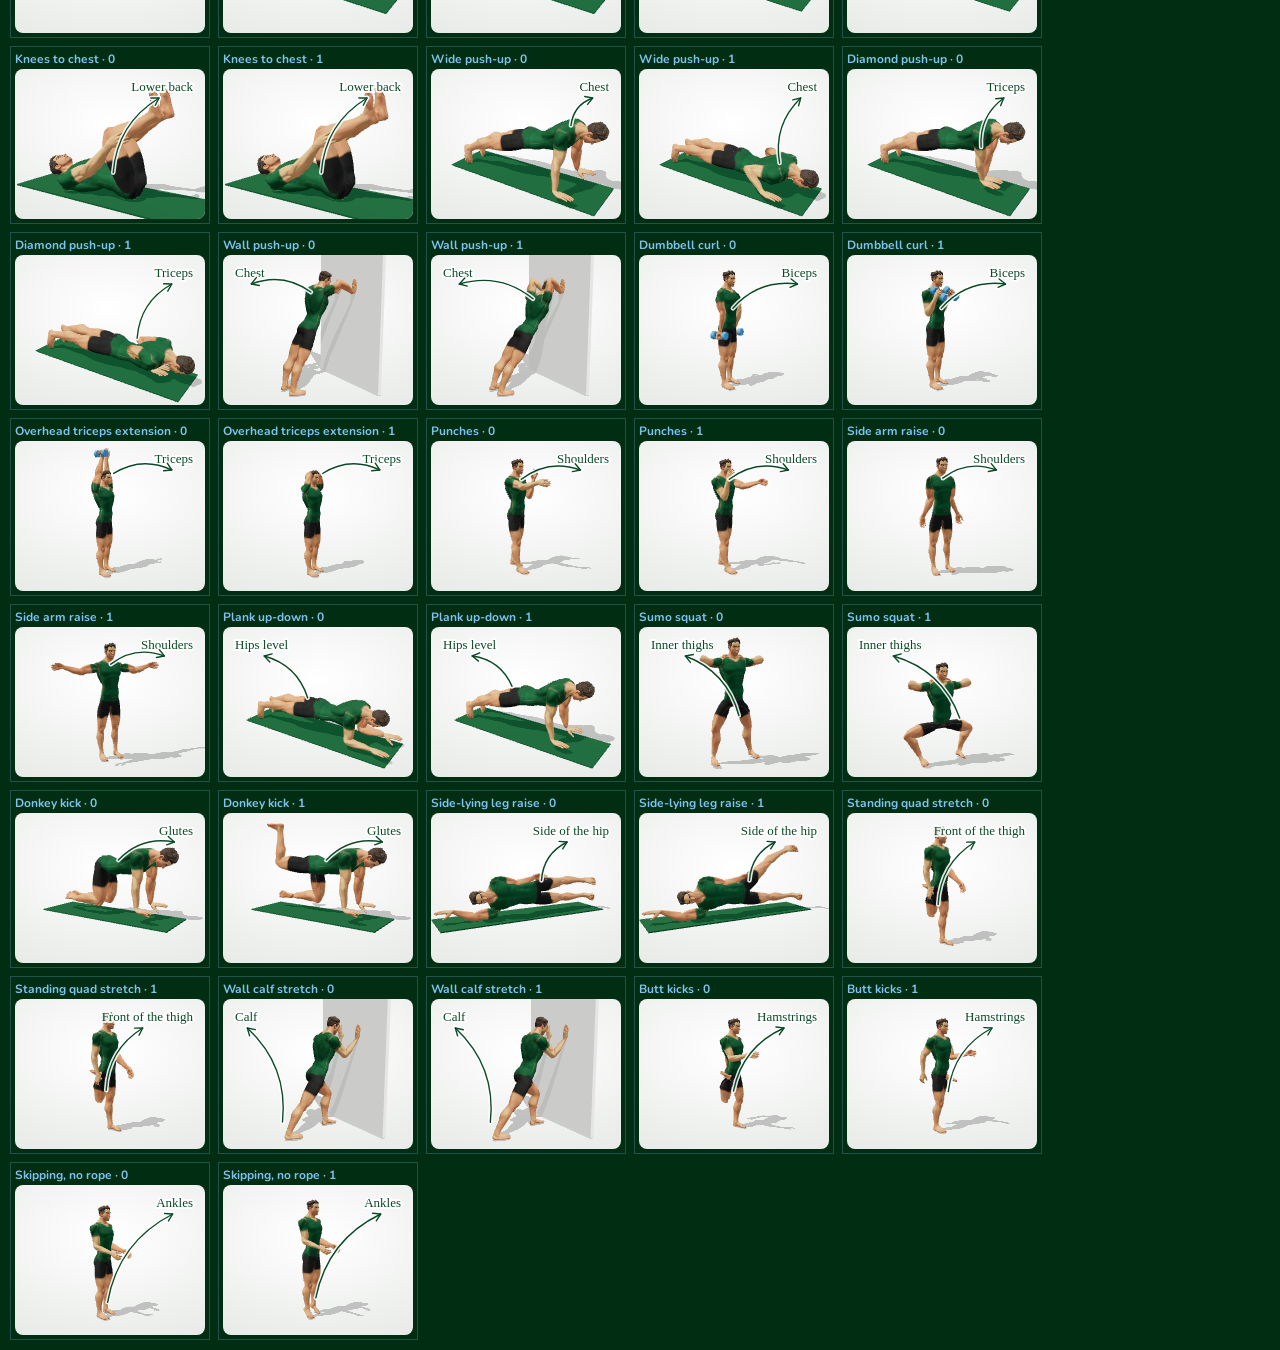
<file: tools/sheet3d.html>
<!doctype html><html><head><meta charset="utf-8"><title>3D contact sheet</title>
<link rel="stylesheet" href="https://fonts.googleapis.com/css2?family=Gilda+Display&family=Nunito:wght@700&display=swap">
<style>body{background:#012D12;color:#cfe3d5;font:12px Nunito,sans-serif;margin:10px}
.grid{display:grid;grid-template-columns:repeat(var(--cols,5),var(--w,200px));gap:8px}.cell{border:1px solid rgba(124,196,238,.25);padding:4px}
.cell b{display:block;color:#7CC4EE;margin-bottom:2px}.h{width:100%;height:var(--h,150px);position:relative;background:radial-gradient(120% 90% at 50% 35%,#fff 0,#eef0ee 60%,#e2e6e3 100%);border-radius:8px;overflow:hidden}
.h canvas{width:100%;height:100%;display:block}</style>
<script type="importmap">{ "imports": { "three": "../vendor/three.module.min.js" } }</script>
</head>
<body><div class="grid" id="g"></div>
<script src="../js/figure.js"></script><script src="../js/exercises.js"></script><script src="../js/figure3d.js"></script>
<script type="module">
// Every exercise's key poses on the 3D coach, for checking animations.
//   ?ids=squat,push-up   ?from=0&to=20   ?keys=3   ?mode=muscle|map   ?note=0   ?w=260&h=200&cols=4   ?coach=f
import * as THREE from 'three';
import { GLTFLoader } from '../vendor/jsm/GLTFLoader.js';
import { RoomEnvironment } from '../vendor/jsm/RoomEnvironment.js';
window.THREE = THREE; window.WBF_GLTF = GLTFLoader; window.WBF_ROOM = RoomEnvironment; window.WBF_COACH = '../assets/coach-' + (new URLSearchParams(location.search).get('coach') || 'm') + '.glb';
const q = new URLSearchParams(location.search), g = document.getElementById('g');
['w', 'h', 'cols'].forEach((k) => { if (q.get(k)) document.documentElement.style.setProperty('--' + k, k === 'cols' ? q.get(k) : q.get(k) + 'px'); });
function draw() {
  const ids = q.get('ids') ? q.get('ids').split(',') : Object.keys(WBF.EX).slice(+(q.get('from') || 0), +(q.get('to') || 999));
  const note = q.get('note') !== '0', mode = q.get('mode') || 'demo';
  for (const id of ids) {
    const ex = WBF.EX[id], an = ex.anim;
    const keys = an.k.map((_, i) => i).slice(0, an.wrap ? an.k.length - 1 : (+q.get('keys') || 2));
    for (const ki of keys) {
      const c = document.createElement('div'); c.className = 'cell';
      c.innerHTML = '<b>' + ex.name + ' · ' + ki + '</b><div class="h"></div>';
      g.appendChild(c);
      new WBF.fig3d.Figure(an, { note, mode, yaw: q.get('yaw') != null ? +q.get('yaw') : undefined, pitch: q.get('pitch') != null ? +q.get('pitch') : undefined }).mount(c.querySelector('.h')).still(ki);
    }
  }
  document.title = 'done';
}
window.addEventListener('wbf-three', () => { if (WBF.fig3d.init() && document.title !== 'done') draw(); });
if (WBF.fig3d.init()) draw();
setTimeout(() => { if (document.title !== 'done') document.title = 'nogl'; }, 60000);
</script></body></html>
</file>
<file: fonts/fonts.css>
/* Frank's two fonts, served with the app so pages load nothing from Google.
   Nunito (variable, weights 200 to 1000) and Gilda Display: SIL Open Font License 1.1 (OFL-*.txt). */
@font-face {
  font-family: 'Nunito';
  font-style: normal;
  font-weight: 200 1000;
  font-display: swap;
  src: url(Nunito-latin-ext.woff2) format('woff2');
  unicode-range: U+0100-02BA, U+02BD-02C5, U+02C7-02CC, U+02CE-02D7, U+02DD-02FF, U+0304, U+0308, U+0329, U+1D00-1DBF, U+1E00-1E9F, U+1EF2-1EFF, U+2020, U+20A0-20AB, U+20AD-20C0, U+2113, U+2C60-2C7F, U+A720-A7FF;
}
@font-face {
  font-family: 'Nunito';
  font-style: normal;
  font-weight: 200 1000;
  font-display: swap;
  src: url(Nunito-latin.woff2) format('woff2');
  unicode-range: U+0000-00FF, U+0131, U+0152-0153, U+02BB-02BC, U+02C6, U+02DA, U+02DC, U+0304, U+0308, U+0329, U+2000-206F, U+20AC, U+2122, U+2191, U+2193, U+2212, U+2215, U+FEFF, U+FFFD;
}
@font-face {
  font-family: 'Gilda Display';
  font-style: normal;
  font-weight: 400;
  font-display: swap;
  src: url(GildaDisplay-latin-ext.woff2) format('woff2');
  unicode-range: U+0100-02BA, U+02BD-02C5, U+02C7-02CC, U+02CE-02D7, U+02DD-02FF, U+0304, U+0308, U+0329, U+1D00-1DBF, U+1E00-1E9F, U+1EF2-1EFF, U+2020, U+20A0-20AB, U+20AD-20C0, U+2113, U+2C60-2C7F, U+A720-A7FF;
}
@font-face {
  font-family: 'Gilda Display';
  font-style: normal;
  font-weight: 400;
  font-display: swap;
  src: url(GildaDisplay-latin.woff2) format('woff2');
  unicode-range: U+0000-00FF, U+0131, U+0152-0153, U+02BB-02BC, U+02C6, U+02DA, U+02DC, U+0304, U+0308, U+0329, U+2000-206F, U+20AC, U+2122, U+2191, U+2193, U+2212, U+2215, U+FEFF, U+FFFD;
}
</file>
<file: app.css>
/* Wellness by Frank */
/* Two moods, like the app it follows: a light, friendly onboarding, and the main app dark on
   Frank's forest green. Exercise demos sit on light "studio" cards, the way filmed video does.
   Heavy rounded caps state things; a thin serif annotates them, as in Frank's posts. */
:root {
  color-scheme: dark;
  --ground: #012D12;       /* Frank's forest green */
  --ground-2: #053A1B;     /* raised panels */
  --ground-3: #0B4A27;     /* tracks, pressed */
  --ground-4: #12603A;
  --sky: #7CC4EE;          /* Frank's sky blue */
  --sky-hi: #A9DCF8;
  --sky-lo: #3E7FB0;
  --ink: #EAF3EC;
  --ink-2: #B7CEBF;
  --ink-3: #8FB09B;
  --line: rgba(124, 196, 238, 0.16);
  --line-2: rgba(124, 196, 238, 0.34);
  --warn: #F2C96B;
  --red: #E06A5A;
  --on-sky: #012D12;
  --scrim: rgba(0, 20, 8, 0.72);
  /* light: onboarding and studio cards */
  --paper: #F2F6F3;
  --paper-2: #FFFFFF;
  --paper-3: #E3EAE6;
  --ink-d: #0E2A1A;
  --ink-d2: #4A6455;
  --ink-d3: #607468;       /* the quietest text on light: 4.5:1 on paper, white and a picked option */
  --sky-ink: #3974A1;      /* small sky text on light, and white text on it: 4.5:1 */
  --green-ink: #267F50;    /* small green text on white */
  --line-d: rgba(1, 45, 18, 0.12);
  --grad: linear-gradient(100deg, #B9E3FA 0%, #7CC4EE 48%, #4C9FD8 100%);
  --studio: radial-gradient(120% 95% at 50% 28%, #FFFFFF 0%, #F0F3F1 52%, #DEE5E0 100%);
  --clip-wall: #D3D3C7;   /* the studio wall at the top of the clips of a real person (js/media.js) */
  --f-display: 'Nunito', ui-rounded, 'Arial Rounded MT Bold', system-ui, sans-serif;
  --f-body: 'Nunito', ui-rounded, system-ui, -apple-system, 'Segoe UI', Roboto, sans-serif;
  --f-note: 'Gilda Display', 'Didot', 'Bodoni 72', Georgia, serif;
  --r-card: 20px;
  --r-small: 14px;
  --tabbar: 64px;
  --safe-b: env(safe-area-inset-bottom, 0px);
  --safe-t: env(safe-area-inset-top, 0px);
}

* { box-sizing: border-box; }
html { -webkit-text-size-adjust: 100%; height: 100%; }
body {
  margin: 0; min-height: 100%;
  background: var(--ground); color: var(--ink);
  font: 400 16px/1.5 var(--f-body);
  -webkit-font-smoothing: antialiased; -webkit-tap-highlight-color: transparent;
  overscroll-behavior-y: none;
}
body.light { background: var(--paper); color: var(--ink-d); }
/* The app on an iPhone's home screen draws the clock and battery in white over the top of the page
   (black-translucent in index.html): the light screens keep a dark band behind them. No notch, no band */
body.light::before { content: ''; position: fixed; left: 0; right: 0; top: 0; z-index: 90; height: var(--safe-t); background: var(--ground); pointer-events: none; }
img { max-width: 100%; display: block; }
button, input, select, textarea { font: inherit; color: inherit; }
button { cursor: pointer; }
a { color: var(--sky); }
:focus-visible { outline: 2px solid var(--sky-hi); outline-offset: 3px; border-radius: 6px; }
body.light :focus-visible { outline-color: var(--sky-lo); }
body.light .part :focus-visible { outline-color: var(--sky-hi); }
/* a heading that takes the focus when its screen opens (for a screen reader) is no control: no ring */
[tabindex="-1"]:focus { outline: none; }
[hidden] { display: none !important; }
.sr { position: absolute; width: 1px; height: 1px; overflow: hidden; clip: rect(0 0 0 0); white-space: nowrap; }

/* ---- type ---- */
.label { margin: 0; font: 800 12px/1.3 var(--f-body); letter-spacing: 0.12em; text-transform: uppercase; color: var(--sky); }
.label.dim { color: var(--ink-3); }
.display { margin: 0; font: 900 30px/1.02 var(--f-display); text-transform: uppercase; letter-spacing: 0.005em; color: var(--ink); text-wrap: balance; }
.display.xl { font-size: 36px; }
.display.m { font-size: 22px; line-height: 1.08; }
.display.s { font-size: 17px; line-height: 1.12; }
.display.sky { color: var(--sky); }
.h1 { margin: 0; font: 900 28px/1.1 var(--f-display); letter-spacing: -0.01em; text-wrap: balance; }
.h2 { margin: 0; font: 900 20px/1.2 var(--f-display); letter-spacing: -0.005em; }
.note { margin: 0; font: 400 20px/1.3 var(--f-note); color: var(--sky-hi); text-wrap: pretty; }
.note.s { font-size: 17px; }
.lead { margin: 0; color: var(--ink-2); font-size: 16px; text-wrap: pretty; }
.small { font-size: 14px; color: var(--ink-2); margin: 0; }
.meta { font-size: 14px; color: var(--ink-3); font-variant-numeric: tabular-nums; }
.num { font-variant-numeric: tabular-nums; }
.ico { width: 1.15em; height: 1.15em; vertical-align: -0.2em; color: var(--sky); }
.accent { color: var(--sky); }

/* ---- layout ---- */
.app { max-width: 480px; margin: 0 auto; min-height: 100%; position: relative; }
.screen { padding: calc(var(--safe-t) + 16px) 16px calc(var(--tabbar) + var(--safe-b) + 28px); display: flex; flex-direction: column; gap: 24px; }
.screen.bare { padding-bottom: calc(var(--safe-b) + 112px); }
.stack { display: flex; flex-direction: column; gap: 12px; min-width: 0; }
.stack.tight { gap: 6px; }
.stack.loose { gap: 18px; }
.rowx { display: flex; align-items: center; gap: 12px; min-width: 0; }
.rowx.wrap { flex-wrap: wrap; }
.between { display: flex; align-items: center; justify-content: space-between; gap: 12px; min-width: 0; }
.grow { flex: 1; min-width: 0; }
.top-bar { display: flex; align-items: center; justify-content: space-between; gap: 8px; min-height: 44px; }
.top-bar .title { font: 900 16px/1.2 var(--f-display); text-align: center; flex: 1; min-width: 0; overflow: hidden; text-overflow: ellipsis; white-space: nowrap; }
.sec-head { display: flex; align-items: baseline; justify-content: space-between; gap: 12px; }
.sec-head .h2 { font-size: 19px; }

/* ---- cards ---- */
.card { background: var(--ground-2); border: 1px solid var(--line); border-radius: var(--r-card); padding: 18px; display: flex; flex-direction: column; gap: 12px; min-width: 0; }
.card.flush { padding: 0; overflow: hidden; gap: 0; }
.card.quiet { background: transparent; }

/* ---- buttons ---- */
.btn {
  display: inline-flex; align-items: center; justify-content: center; gap: 10px;
  min-height: 54px; padding: 0 26px; border: 0; border-radius: 999px;
  background: var(--grad); color: var(--on-sky);
  font: 900 16px/1 var(--f-display); letter-spacing: 0.06em; text-transform: uppercase; text-decoration: none;
  box-shadow: 0 6px 18px rgba(76, 159, 216, 0.22);
  transition: transform 0.12s ease, filter 0.2s ease;
}
.btn:active { transform: scale(0.98); filter: brightness(1.06); }
.btn.block { width: 100%; }
.btn.two { background: transparent; color: var(--sky); box-shadow: inset 0 0 0 1.5px var(--line-2); }
.btn.two:active { background: var(--ground-3); }
.btn.dark { background: var(--ink-d); color: #fff; box-shadow: 0 8px 20px rgba(1, 45, 18, 0.25); }
.btn.white { background: #fff; color: var(--ink-d); box-shadow: none; }
.btn.small { min-height: 44px; padding: 0 18px; font-size: 14px; }
.btn[disabled] { opacity: 0.4; pointer-events: none; }
.btn svg { width: 20px; height: 20px; }
.link { background: none; border: 0; padding: 10px 0; min-height: 44px; color: var(--sky); font: 700 15px/1.2 var(--f-body); display: inline-flex; align-items: center; gap: 6px; text-decoration: none; }
.link svg { width: 18px; height: 18px; }
/* a link only some people need (Frank's coach tools): quieter than the screen's own links */
.link.quiet { align-self: center; color: var(--ink-3); font-size: 14px; }
.icon-btn { width: 44px; height: 44px; flex: none; display: inline-grid; place-items: center; background: transparent; border: 0; border-radius: 999px; color: inherit; }
.icon-btn:active { background: var(--ground-3); }
.icon-btn svg { width: 24px; height: 24px; }
.icon-btn.ring { box-shadow: inset 0 0 0 1.5px var(--line-2); color: var(--sky); }
.icon-btn.glass { background: rgba(1, 45, 18, 0.55); color: #fff; -webkit-backdrop-filter: blur(6px); backdrop-filter: blur(6px); }

.chips { display: flex; gap: 8px; overflow-x: auto; padding: 2px 16px 4px; margin: 0 -16px; scrollbar-width: none; }
.chips::-webkit-scrollbar { display: none; }
.chips.wrap { flex-wrap: wrap; overflow: visible; margin: 0; padding: 0; }
.chip { flex: none; min-height: 44px; padding: 0 15px; border-radius: 999px; background: var(--ground-2); border: 1px solid var(--line); color: var(--ink-2); font: 700 14px/1 var(--f-body); display: inline-flex; align-items: center; gap: 6px; }
.chip[aria-pressed="true"] { background: var(--sky); border-color: var(--sky); color: var(--on-sky); }
.chip.dot::before { content: ''; width: 7px; height: 7px; border-radius: 9px; background: var(--sky); }
.tag { display: inline-flex; align-items: center; gap: 4px; font: 800 11px/1 var(--f-body); letter-spacing: 0.08em; text-transform: uppercase; color: var(--sky); border: 1px solid var(--line-2); border-radius: 999px; padding: 6px 10px; }
.tag.solid { background: var(--sky); color: var(--on-sky); border-color: var(--sky); }
.tag.warm { color: var(--warn); border-color: rgba(242, 201, 107, 0.4); }

/* ---- list rows ---- */
.list { display: flex; flex-direction: column; }
.list > * + * { border-top: 1px solid var(--line); }
.item { display: flex; align-items: center; gap: 14px; min-height: 64px; padding: 10px 0; background: none; border: 0; width: 100%; text-align: left; color: inherit; text-decoration: none; }
.item .grow > b { display: block; font-weight: 800; font-size: 16px; color: var(--ink); line-height: 1.25; }
.item .grow > span { display: block; }
.item .chev, svg.chev { color: var(--ink-3); width: 20px; height: 20px; flex: none; }
.dose { font: 800 15px/1 var(--f-body); color: var(--sky); font-variant-numeric: tabular-nums; white-space: nowrap; }
.dose.dim { color: var(--ink-3); }

/* ---- figures: demos sit on a light studio card ---- */
.thumb { width: 64px; height: 64px; flex: none; border-radius: 14px; background: var(--ground-3); overflow: hidden; position: relative; display: grid; place-items: center; }
.thumb.big { width: 76px; height: 76px; }
.thumb .fig, .thumb .fig3d { width: 100%; height: 100%; }
.thumb img { width: 100%; height: 100%; object-fit: contain; }
.is3d { background: var(--studio) !important; }
.fig { display: block; width: 100%; height: 100%; overflow: visible; }
.fg-floor { stroke: var(--line-2); stroke-width: 1; fill: none; vector-effect: non-scaling-stroke; }
.fg-shadow { fill: rgba(0, 0, 0, 0.3); }
.fg-bone, .fg-spine { fill: none; stroke-linecap: round; stroke-linejoin: round; }
.fg-near { stroke: var(--sky); stroke-width: 4.4; }
.fg-far { stroke: var(--sky-lo); stroke-width: 4; }
.fg-girdle { stroke: var(--sky); stroke-width: 3; }
.fg-spine { stroke: var(--sky); stroke-width: 6; }
.fg-foot { stroke-width: 3.4; }
.fg-head { fill: var(--sky); }
.fg-eye { fill: var(--ground); }
.fg-joints circle { fill: var(--ground); stroke: var(--sky-hi); stroke-width: 1; }
.fg-db { fill: var(--sky-lo); stroke: var(--sky-hi); stroke-width: 0.9; }
.fg-ring { fill: none; stroke: var(--sky-hi); stroke-width: 1.4; }
.fg-strap { stroke: var(--sky-lo); stroke-width: 1.6; fill: none; }
.fp-solid { fill: var(--ground-3); stroke: var(--sky-lo); stroke-width: 1; }
.fp-soft { fill: var(--ground-3); stroke: var(--sky); stroke-width: 1; }
.fp-line { stroke: var(--sky-lo); stroke-width: 1.4; fill: none; }
.fp-hatch { stroke: var(--sky-lo); stroke-width: 0.8; }
.fg-note-line { fill: none; stroke: var(--sky-hi); stroke-width: 1.3; stroke-linecap: round; stroke-linejoin: round; vector-effect: non-scaling-stroke; }
.fg-note-text { fill: var(--sky-hi); font-family: var(--f-note); }
.fig-box { position: relative; width: 100%; aspect-ratio: 4 / 3; max-width: 100%; border-radius: var(--r-card); overflow: hidden; background: var(--ground-3); }
.fig-box.wide { aspect-ratio: 16 / 10; }
.fig-box.tall { aspect-ratio: 1 / 1; }
.fig-box .fig, .fig-box .fig3d, .fig-box video { position: absolute; inset: 0; width: 100%; height: 100%; }
.fig-box video { object-fit: contain; }
.fig-box[data-deco] video { object-fit: cover; }   /* the pictures on the welcome screen, the cards and a workout fill their box; the sheet and the player show the whole move */
.fig3d { display: block; width: 100%; height: 100%; }
.media { position: relative; }
.media .turn { position: absolute; right: 10px; bottom: 10px; }
.turn svg { width: 22px; height: 22px; }
.media .tags-on { position: absolute; left: 10px; top: 10px; display: flex; gap: 6px; }
.media .tags-on .tag { background: rgba(255, 255, 255, 0.85); color: var(--ink-d); border-color: transparent; }
/* an AI-made clip says so wherever it plays (ai: true in js/media.js), and is never tagged Frank */
/* Frank's video from YouTube in the How-to tab: a panel until the person taps play, then YouTube's player */
.fig-box.yt, .xs .media .fig-box.yt { aspect-ratio: 16 / 9; display: grid; place-items: center; background: var(--ground-2); }
.fig-box.yt iframe { position: absolute; inset: 0; width: 100%; height: 100%; border: 0; }
.yt-play { display: inline-flex; flex-direction: column; align-items: center; gap: 10px; min-height: 44px; padding: 8px 16px; background: none; border: 0; color: var(--ink); font: 800 15px/1.2 var(--f-body); }
.yt-play svg { width: 56px; height: 56px; padding: 15px 13px 15px 17px; border-radius: 50%; background: var(--sky); color: var(--on-sky); }
.yt-note { position: absolute; left: 0; right: 0; bottom: 10px; text-align: center; font-size: 12px; color: var(--ink-3); pointer-events: none; }
.yt-out { display: block; text-align: center; font-size: 14px; color: var(--sky); padding: 6px 0; }
/* How-to while Frank's video is to come: a note, not a button */
.soon-in { display: flex; flex-direction: column; align-items: center; gap: 8px; padding: 0 24px; text-align: center; color: var(--ink); }
.soon-in svg { width: 44px; height: 44px; padding: 11px; border-radius: 50%; background: var(--ground-3); color: var(--ink-3); }
.soon-in b { font: 800 15px/1.25 var(--f-body); }
.soon-in span { font-size: 13px; line-height: 1.35; color: var(--ink-3); }
/* the Muscle tab: the muscles the move works, front and back, standing still */
.fig-box.mus-box { display: flex; align-items: center; justify-content: center; gap: 4px; padding: 3% 0; background: var(--studio); }
.fig-box.mus-box img { height: 100%; width: auto; aspect-ratio: 1 / 2; object-fit: contain; }

/* ---- tab bar ---- */
.tabs { position: fixed; left: 0; right: 0; bottom: 0; z-index: 20; padding-bottom: var(--safe-b); background: rgba(1, 45, 18, 0.94); -webkit-backdrop-filter: blur(10px); backdrop-filter: blur(10px); border-top: 1px solid var(--line); }
.tabs-in { max-width: 480px; margin: 0 auto; display: grid; grid-template-columns: repeat(5, 1fr); height: var(--tabbar); }
.tab { background: none; border: 0; color: var(--ink-3); display: flex; flex-direction: column; align-items: center; justify-content: center; gap: 4px; font: 700 11px/1 var(--f-body); letter-spacing: 0.02em; }
.tab svg { width: 24px; height: 24px; }
.tab[aria-current="page"] { color: var(--sky); }

/* ---- plan (home) ---- */
.hello { display: flex; justify-content: space-between; align-items: center; gap: 12px; }
.wordmark { font: 900 14px/1 var(--f-display); letter-spacing: 0.22em; text-transform: uppercase; color: var(--sky); }
.avatar { width: 42px; height: 42px; border-radius: 999px; flex: none; background: var(--ground-3); color: var(--sky); border: 1px solid var(--line-2); font: 900 17px/1 var(--f-display); display: grid; place-items: center; }
.plan-card { position: relative; border-radius: 24px; overflow: hidden; background: linear-gradient(160deg, #0B4A27 0%, #053A1B 55%, #022A12 100%); border: 1px solid var(--line); display: flex; flex-direction: column; }
.plan-card .pc-media { position: relative; aspect-ratio: 16 / 11; background: var(--studio); }
.plan-card .pc-media .fig-box { position: absolute; inset: 0; aspect-ratio: auto; border-radius: 0; background: transparent; }
.plan-card .pc-badge { position: absolute; left: 14px; top: 14px; z-index: 2; background: var(--warn); color: #2A2005; font: 900 11px/1 var(--f-body); letter-spacing: 0.1em; text-transform: uppercase; padding: 7px 10px; border-radius: 8px; }
.plan-card .pc-body { padding: 16px 18px 18px; display: flex; flex-direction: column; gap: 14px; }
.pc-title { margin: 0; font: 900 28px/1 var(--f-display); text-transform: uppercase; color: #fff; letter-spacing: 0.01em; }
.pc-grid { display: grid; grid-template-columns: 1fr 1fr; gap: 12px 14px; }
.pc-grid div { display: flex; gap: 10px; align-items: center; min-width: 0; }
.pc-grid svg { width: 22px; height: 22px; color: var(--sky); flex: none; }
.pc-grid b { display: block; font-size: 15px; color: var(--ink); line-height: 1.2; }
.pc-grid span { display: block; font-size: 12px; color: var(--ink-3); }
.progress-line { display: flex; flex-direction: column; gap: 6px; }
.bar { height: 6px; border-radius: 9px; background: var(--ground-3); overflow: hidden; }
.bar i { display: block; height: 100%; width: 0; background: var(--sky); border-radius: 9px; transition: width 0.3s ease; }
.stage { display: flex; flex-direction: column; gap: 10px; }
.stage-head { display: flex; align-items: center; gap: 10px; }
.stage-head .n { width: 34px; height: 34px; border-radius: 10px; background: var(--ground-3); color: var(--sky); display: grid; place-items: center; font: 900 15px/1 var(--f-display); flex: none; }
.stage-head .n.done { background: var(--sky); color: var(--on-sky); }
.stage-head b { display: block; font: 900 17px/1.15 var(--f-display); }
.stage-head span { display: block; font-size: 13px; color: var(--ink-3); }
.month { display: flex; flex-direction: column; gap: 14px; padding: 16px 14px; border-radius: var(--r-card); background: var(--ground-2); border: 1px solid var(--line); }
.wk-h { display: flex; align-items: baseline; gap: 8px; margin-bottom: 8px; }
.wk-h b { font: 900 15px/1.2 var(--f-display); }
.wk-h span { font-size: 13px; color: var(--ink-3); }
.wk-h .meta { margin-left: auto; }
.wk-days { display: grid; grid-template-columns: repeat(8, 1fr); gap: 6px; align-items: center; }
.dd { width: 100%; max-width: 40px; aspect-ratio: 1; justify-self: center; border-radius: 99px; display: grid; place-items: center; padding: 0;
  font: 800 14px/1 var(--f-body); color: var(--ink); background: var(--ground-3); border: 1.5px solid var(--line-2); font-variant-numeric: tabular-nums; }
.dd svg { width: 16px; height: 16px; }
.dd.rest { background: transparent; border: 1.5px dashed var(--line); color: var(--ink-3); }
.dd.rest svg { width: 15px; height: 15px; }
.dd.done { background: var(--sky); border-color: var(--sky); color: var(--on-sky); }
.dd.done svg { stroke-width: 2.6; }
.dd.next { border: 2px solid var(--sky); color: var(--sky); box-shadow: 0 0 0 4px rgba(124, 196, 238, 0.18); }
.dd.cup { background: transparent; border: 0; color: var(--ground-4); }
.dd.cup.on { color: var(--warn); }
.dd.cup svg { width: 22px; height: 22px; }
.days { display: flex; flex-direction: column; gap: 8px; padding-left: 16px; border-left: 2px solid var(--ground-3); margin-left: 16px; }
.day-card { display: flex; align-items: center; gap: 12px; padding: 10px 12px 10px 10px; border-radius: 16px; background: var(--ground-2); border: 1px solid var(--line); color: inherit; text-align: left; width: 100%; position: relative; }
.day-card .grow b { display: block; font: 900 18px/1.1 var(--f-display); }
.day-card .grow span { display: block; font-size: 13px; color: var(--ink-3); }
.day-card.next { border-color: var(--sky); box-shadow: 0 0 0 1px var(--sky) inset; }
.day-card.done { opacity: 0.88; }        /* faded, and its small text still 4.5:1 */
.day-card.rest { background: transparent; border-style: dashed; min-height: 56px; }
.day-card .state { width: 28px; height: 28px; border-radius: 99px; display: grid; place-items: center; flex: none; box-shadow: inset 0 0 0 1.5px var(--line-2); color: var(--sky); }
.day-card.done .state { background: var(--sky); color: var(--on-sky); box-shadow: none; }
.day-card .state svg { width: 16px; height: 16px; }
.lesson { position: relative; padding-right: 54px; }
.lesson svg.doodle { position: absolute; right: 14px; top: 14px; width: 40px; height: 40px; color: var(--sky-lo); }

/* ---- workouts (catalogue) ---- */
.search { position: relative; }
.search svg { position: absolute; left: 14px; top: 50%; transform: translateY(-50%); width: 20px; height: 20px; color: var(--ink-3); }
.search .input { padding-left: 44px; border-radius: 999px; min-height: 48px; background: var(--ground-2); }
.body-grid { display: grid; grid-template-columns: repeat(4, 1fr); gap: 10px 8px; }
.body-btn { background: none; border: 0; padding: 0; color: var(--ink-2); display: flex; flex-direction: column; align-items: center; gap: 6px; font: 700 12px/1.15 var(--f-body); text-align: center; }
.body-btn .bi { width: 62px; height: 62px; border-radius: 999px; background: var(--ground-2); border: 1.5px solid var(--line); display: grid; place-items: center; overflow: hidden; }
.body-btn .bi img { width: 100%; height: 100%; object-fit: cover; object-position: 50% 18%; transform: scale(1.35); }
.body-btn .bi svg { width: 30px; height: 30px; color: var(--sky); }
.body-btn[aria-pressed="true"] { color: var(--sky); }
.body-btn[aria-pressed="true"] .bi { border-color: var(--sky); box-shadow: 0 0 0 2px var(--sky); }
.wo-card { display: flex; align-items: center; gap: 14px; padding: 10px; border-radius: 18px; background: var(--ground-2); border: 1px solid var(--line); color: inherit; text-align: left; width: 100%; }
.wo-card .thumb { width: 92px; height: 92px; border-radius: 14px; }
.wo-card .grow b { display: block; font: 900 17px/1.15 var(--f-display); }
.wo-card .grow span { display: block; font-size: 13px; color: var(--ink-3); margin-top: 3px; }
.wo-card .grow .label { color: var(--sky); font: 800 11px/1.3 var(--f-body); margin: 0 0 4px; }
.wo-card .lv { display: inline-flex; gap: 3px; margin-top: 8px; }
.wo-card .lv i { width: 16px; height: 4px; border-radius: 9px; background: var(--ground-4); }
.wo-card .lv i.on { background: var(--sky); }
.rail { display: flex; gap: 12px; overflow-x: auto; scroll-snap-type: x mandatory; padding: 2px 16px 6px; margin: 0 -16px; scrollbar-width: none; }
.rail::-webkit-scrollbar { display: none; }
.rail > * { scroll-snap-align: start; flex: none; }
.prog { width: 76%; max-width: 320px; background: var(--ground-2); border: 1px solid var(--line); border-radius: var(--r-card); overflow: hidden; color: inherit; text-align: left; padding: 0; display: flex; flex-direction: column; }
.prog img { width: 100%; aspect-ratio: 16 / 11; object-fit: cover; }
.prog .cap { padding: 12px 14px 14px; display: flex; flex-direction: column; gap: 4px; }
.mini { width: 150px; background: var(--ground-2); border: 1px solid var(--line); border-radius: 18px; padding: 8px 8px 12px; display: flex; flex-direction: column; gap: 8px; text-align: left; color: inherit; }
.mini .thumb { width: 100%; height: auto; aspect-ratio: 4 / 3; border-radius: 12px; }
.mini b { font-weight: 800; font-size: 15px; line-height: 1.2; padding: 0 4px; }
.mini .meta { padding: 0 4px; font-size: 13px; }

/* ---- workout detail ---- */
.wd-media { margin: -16px -16px 0; position: relative; }      /* flush under the status bar */
.wd-media .fig-box { border-radius: 0; aspect-ratio: 5 / 4; }
.wd-media img { width: 100%; aspect-ratio: 5 / 4; object-fit: cover; }
.wd-media .top-bar { position: absolute; left: 8px; right: 8px; top: 8px; z-index: 3; }
.wd-title { margin: 0; font: 900 30px/1.02 var(--f-display); text-transform: uppercase; }
/* A title Frank writes can be one long Dutch word: it breaks inside the word (with a hyphen where the browser can)
   instead of running off the screen. Words under 10 letters never break */
.wd-title, .done-title, .pc-title { overflow-wrap: anywhere; -webkit-hyphens: auto; hyphens: auto; hyphenate-limit-chars: 10 5 5;
  -webkit-hyphenate-limit-before: 5; -webkit-hyphenate-limit-after: 5; }
.facts { display: flex; flex-wrap: wrap; gap: 8px 16px; color: var(--ink-2); font-size: 15px; }
.facts span { display: inline-flex; align-items: center; gap: 6px; }
.facts svg { width: 18px; height: 18px; color: var(--sky); }
.focus-row { display: flex; gap: 14px; align-items: center; }
.focus-maps { display: flex; gap: 2px; flex: none; }
.focus-maps img { width: 64px; height: 128px; object-fit: contain; }
.mus-chips { display: flex; flex-wrap: wrap; gap: 6px; }
.mus-chips span { font: 700 13px/1 var(--f-body); color: var(--ink); background: var(--ground-3); border-radius: 999px; padding: 7px 11px; display: inline-flex; align-items: center; gap: 6px; }
.mus-chips span::before { content: ''; width: 7px; height: 7px; border-radius: 9px; background: var(--sky); }
.mus-chips span.s::before { background: var(--sky-lo); }
.block-title { display: flex; justify-content: space-between; align-items: baseline; padding-top: 6px; }
.block-title .h2 small { font: 700 14px/1 var(--f-body); color: var(--ink-3); margin-left: 6px; }
.move-row { display: flex; align-items: center; gap: 12px; padding: 8px 0; }
.move-row > button.grow { display: flex; align-items: center; gap: 14px; background: none; border: 0; padding: 0; text-align: left; color: inherit; }
.move-row b { display: block; font-weight: 800; font-size: 16px; line-height: 1.25; }
.swap-btn { color: var(--ink-3); }
.dock { position: fixed; left: 0; right: 0; bottom: 0; z-index: 25; padding: 12px 16px calc(var(--safe-b) + 12px); background: linear-gradient(to top, var(--ground) 70%, rgba(1, 45, 18, 0)); }
.dock-in { max-width: 448px; margin: 0 auto; display: flex; gap: 10px; }
.kit-line { display: flex; flex-wrap: wrap; gap: 6px; }

/* ---- sheets and modals ---- */
.sheet-wrap { position: fixed; inset: 0; z-index: 40; display: flex; align-items: flex-end; justify-content: center; background: var(--scrim); }
.sheet { width: 100%; max-width: 480px; max-height: 94%; overflow-y: auto; overscroll-behavior: contain; background: var(--ground); border-radius: 24px 24px 0 0; border-top: 1px solid var(--line-2); padding: 8px 16px calc(var(--safe-b) + 28px); animation: rise 0.22s ease-out; }
.sheet.full { height: 94%; }
.sheet .grab { width: 40px; height: 4px; border-radius: 9px; background: var(--line-2); margin: 4px auto 6px; }
.sheet-body { display: flex; flex-direction: column; gap: 20px; }
@keyframes rise { from { transform: translateY(24px); opacity: 0.4; } to { transform: none; opacity: 1; } }
.modal-wrap { position: fixed; inset: 0; z-index: 60; display: grid; place-items: center; padding: 24px; background: var(--scrim); }
.modal { width: 100%; max-width: 360px; background: var(--ground-2); color: var(--ink); border: 1px solid var(--line-2); border-radius: 22px; padding: 22px; display: flex; flex-direction: column; gap: 16px; }
.modal .rowx { display: grid; grid-template-columns: repeat(auto-fit, minmax(120px, 1fr)); gap: 10px; }
.modal .rowx .btn { width: 100%; padding-left: 10px; padding-right: 10px; font-size: 14px; letter-spacing: 0.06em; }
/* width: max-content, or left: 50% leaves a long toast half the screen's width and it wraps into a tall blob */
.toast { position: fixed; left: 50%; bottom: calc(var(--tabbar) + var(--safe-b) + 16px); z-index: 70; transform: translate(-50%, 20px); opacity: 0; pointer-events: none; background: var(--sky); color: var(--on-sky); border-radius: 999px; padding: 12px 18px; font: 800 14px/1.2 var(--f-body); width: max-content; max-width: calc(100% - 32px); text-align: center; transition: opacity 0.2s ease, transform 0.2s ease; }
.toast.on { opacity: 1; transform: translate(-50%, 0); }
/* no tab bar: toast() lifts it above the screen's main buttons (a dock, the onboarding's), else it sits low */
body.notabs .toast { bottom: calc(var(--safe-b) + 24px); }
/* a new version is in: Plan, Today and Me offer the reload */
.update-bar { display: flex; align-items: center; justify-content: space-between; gap: 12px; padding: 5px 5px 5px 18px; border-radius: 999px; background: var(--ground-2); border: 1px solid var(--line-2); }
.update-bar b { font: 800 15px/1.25 var(--f-body); color: var(--ink); min-width: 0; }
.update-bar .btn { flex: none; }

/* ---- exercise sheet ---- */
.xs { display: flex; flex-direction: column; gap: 16px; }
.xs .media .fig-box { aspect-ratio: 5 / 4; }
.tabs3 { display: grid; grid-template-columns: repeat(3, 1fr); background: var(--ground-2); border-radius: 999px; padding: 4px; border: 1px solid var(--line); }
.tabs3 button { border: 0; background: none; min-height: 44px; border-radius: 999px; font: 800 14px/1 var(--f-body); color: var(--ink-3); }
.tabs3 button[aria-pressed="true"] { background: var(--sky); color: var(--on-sky); }
.xs-dose { display: flex; justify-content: space-between; align-items: center; padding: 12px 0; border-top: 1px solid var(--line); border-bottom: 1px solid var(--line); }
.xs-dose .label { color: var(--sky); }
.xs-dose b { font: 900 22px/1 var(--f-display); font-variant-numeric: tabular-nums; }
.xs-foot { position: sticky; bottom: calc(-1 * var(--safe-b) - 28px); margin: 0 -16px; padding: 10px 16px calc(var(--safe-b) + 12px); background: linear-gradient(to top, var(--ground) 75%, rgba(1, 45, 18, 0)); display: flex; align-items: center; gap: 10px; }
.pager { display: flex; align-items: center; gap: 2px; font: 800 15px/1 var(--f-body); color: var(--ink-2); font-variant-numeric: tabular-nums; }
.howto-steps { display: flex; flex-direction: column; gap: 6px; }
.steps { margin: 0; padding: 0; list-style: none; counter-reset: s; display: flex; flex-direction: column; gap: 10px; }
.steps li { counter-increment: s; display: grid; grid-template-columns: 28px 1fr; gap: 8px; color: var(--ink); }
.steps li::before { content: counter(s); width: 24px; height: 24px; border-radius: 99px; background: var(--ground-3); color: var(--sky); font: 900 13px/24px var(--f-body); text-align: center; margin-top: 1px; }
.bul { margin: 0; padding: 0; list-style: none; display: flex; flex-direction: column; gap: 8px; }
.bul li { position: relative; padding-left: 20px; color: var(--ink); }
.bul li::before { content: ''; position: absolute; left: 4px; top: 10px; width: 7px; height: 2px; background: var(--sky); border-radius: 2px; }
.bul.x li::before { width: 9px; height: 9px; top: 7px; left: 2px; background: none; border: 2px solid var(--warn); border-radius: 99px; }

/* ---- onboarding (light) ---- */
.ob { min-height: 100vh; min-height: 100dvh; display: flex; flex-direction: column; gap: 18px; padding: calc(var(--safe-t) + 10px) 20px calc(var(--safe-b) + 22px); background: var(--paper); color: var(--ink-d); }
.ob .icon-btn { color: var(--ink-d); }
.ob .icon-btn:active { background: var(--paper-3); }
.ob-top { display: flex; align-items: center; gap: 8px; min-height: 44px; }
.ob-prog { flex: 1; display: grid; grid-template-columns: repeat(3, 1fr); gap: 6px; }
.ob-prog i { height: 4px; border-radius: 9px; background: var(--paper-3); overflow: hidden; position: relative; }
.ob-prog i b { position: absolute; inset: 0; width: 0; background: var(--sky-lo); border-radius: 9px; transition: width 0.3s ease; }
.ob-prog.one { grid-template-columns: 1fr; }
.ob-skip { font: 700 14px/1 var(--f-body); color: var(--ink-d3); background: none; border: 0; min-height: 44px; padding: 0 6px; }
.ob-q { margin: 0; font: 900 30px/1.12 var(--f-display); letter-spacing: -0.015em; color: var(--ink-d); text-wrap: balance; }
.ob-q em { font-style: normal; color: var(--sky-lo); }
.ob-sub { margin: -6px 0 0; color: var(--ink-d2); font-size: 16px; }
.coachline { display: flex; gap: 12px; align-items: flex-start; background: var(--paper-2); border-radius: 16px; padding: 12px 14px; box-shadow: 0 2px 10px rgba(1, 45, 18, 0.06); }
.coachline .av { width: 34px; height: 34px; border-radius: 99px; background: var(--ink-d); color: var(--sky); display: grid; place-items: center; font: 900 15px/1 var(--f-display); flex: none; }
.coachline p { margin: 0; font-size: 14px; color: var(--ink-d2); line-height: 1.4; }
.opt { display: flex; align-items: center; gap: 12px; width: 100%; text-align: left; min-height: 64px; padding: 12px 16px; border-radius: 18px; background: var(--paper-2); border: 2px solid transparent; color: var(--ink-d); box-shadow: 0 2px 10px rgba(1, 45, 18, 0.06); font: 800 17px/1.2 var(--f-body); position: relative; overflow: hidden; }
.opt small { display: block; font: 600 13px/1.3 var(--f-body); color: var(--ink-d3); margin-top: 3px; }
.opt .tickc { margin-left: auto; width: 24px; height: 24px; border-radius: 99px; flex: none; box-shadow: inset 0 0 0 2px var(--paper-3); display: grid; place-items: center; color: transparent; }
.opt .tickc svg { width: 15px; height: 15px; stroke-width: 3; }
.opt[aria-pressed="true"], .opt[aria-checked="true"] { border-color: var(--sky-lo); background: #EAF5FC; }
.opt[aria-pressed="true"] .tickc, .opt[aria-checked="true"] .tickc { background: var(--sky-lo); box-shadow: none; color: #fff; }
.opt .oi { width: 40px; height: 40px; border-radius: 12px; display: grid; place-items: center; background: var(--paper); color: var(--sky-lo); flex: none; }
.opt .oi svg { width: 24px; height: 24px; }
.opt.pic { min-height: 96px; padding-right: 0; }
.opt.pic .pi { width: 118px; align-self: stretch; margin: -12px 0 -12px auto; position: relative; flex: none; }
.opt.pic .pi .fig-box { position: absolute; inset: 0; aspect-ratio: auto; border-radius: 0; background: transparent; }
.opt.pic .pi img { width: 100%; height: 100%; object-fit: cover; }
.opt-list { display: flex; flex-direction: column; gap: 10px; }
.opt-grid { display: grid; grid-template-columns: 1fr 1fr; gap: 10px; }
.tile { display: flex; flex-direction: column; border-radius: 18px; background: var(--paper-2); border: 2px solid transparent; overflow: hidden; color: var(--ink-d); text-align: center; padding: 0 0 12px; box-shadow: 0 2px 10px rgba(1, 45, 18, 0.06); font: 800 15px/1.2 var(--f-body); }
.tile .ti { aspect-ratio: 1; position: relative; background: var(--studio); margin-bottom: 10px; }
.tile .ti .fig-box { position: absolute; inset: 0; aspect-ratio: auto; border-radius: 0; background: transparent; }
.tile .ti .big { position: absolute; inset: 0; display: grid; place-items: center; font: 900 46px/1 var(--f-display); color: var(--sky-lo); }
.tile .ti .big svg { width: 42px; height: 42px; stroke-width: 1.6; }
.tile .ti.icon { aspect-ratio: 16 / 9; background: var(--paper); }
.tile .ti.icon.wide { aspect-ratio: 2 / 1; }
.tile .ti.tall { aspect-ratio: 3 / 4; }
.tile .ti img { position: absolute; inset: 0; width: 100%; height: 100%; object-fit: contain; }
.tile .ti img:not([hidden]) ~ .big { display: none; }
.tile[aria-pressed="true"], .tile[aria-checked="true"] { border-color: var(--sky-lo); background: #EAF5FC; }
.focus-pick { display: grid; grid-template-columns: 1fr 148px; gap: 10px; align-items: center; }
.focus-pick .opt-list .opt { min-height: 50px; padding: 10px 14px; font-size: 16px; }
.focus-fig { aspect-ratio: 1 / 2; border-radius: 18px; background: #0B2A18; overflow: hidden; display: grid; place-items: center; }
.focus-fig img { width: 100%; height: 100%; object-fit: contain; }
.ob-cta { margin: auto -20px calc(-1 * (var(--safe-b) + 22px)); padding: 22px 20px calc(var(--safe-b) + 22px); display: flex; flex-direction: column; gap: 10px; position: sticky; bottom: 0; z-index: 3;
  background: linear-gradient(rgba(242, 246, 243, 0), var(--paper) 22px); }
.ob-note { font-size: 13px; color: var(--ink-d3); text-align: center; margin: 0; }
.part { min-height: 100vh; min-height: 100dvh; background: linear-gradient(165deg, #12603A 0%, #053A1B 60%, #012D12 100%); color: #fff; display: flex; flex-direction: column; justify-content: flex-end; padding: calc(var(--safe-t) + 24px) 24px calc(var(--safe-b) + 40px); gap: 14px; }
.part p { margin: 0; font: 800 14px/1 var(--f-body); letter-spacing: 0.18em; text-transform: uppercase; color: var(--sky-hi); }
.part h1 { margin: 0; font: 900 44px/1 var(--f-display); text-transform: uppercase; letter-spacing: 0.01em; }
.part h1 i { font-style: normal; color: var(--sky); }
.part .sub { font: 400 20px/1.35 var(--f-note); color: var(--sky-hi); letter-spacing: 0; text-transform: none; }
.ruler-wrap { display: flex; flex-direction: column; align-items: center; gap: 12px; }
.unit-seg { display: inline-flex; background: var(--paper-3); border-radius: 999px; padding: 3px; }
.unit-seg button { border: 0; background: none; min-height: 44px; min-width: 56px; border-radius: 999px; font: 800 14px/1 var(--f-body); color: var(--ink-d2); }
.unit-seg button[aria-pressed="true"] { background: var(--ink-d); color: #fff; }
.big-val { font: 900 64px/1 var(--f-display); color: var(--ink-d); font-variant-numeric: tabular-nums; letter-spacing: -0.02em; }
.big-val small { font: 800 20px/1 var(--f-body); color: var(--ink-d2); margin-left: 4px; letter-spacing: 0; }
.ruler { position: relative; width: 100%; height: 86px; overflow-x: auto; overflow-y: hidden; scrollbar-width: none; cursor: grab; touch-action: pan-x; -webkit-mask-image: linear-gradient(90deg, transparent, #000 18%, #000 82%, transparent); mask-image: linear-gradient(90deg, transparent, #000 18%, #000 82%, transparent); }
.ruler::-webkit-scrollbar { display: none; }
.ruler canvas { display: block; height: 86px; }
.ruler-needle { position: relative; width: 100%; height: 0; }
.ruler-needle::after { content: ''; position: absolute; left: 50%; top: -86px; width: 3px; height: 62px; margin-left: -1.5px; background: var(--sky-lo); border-radius: 3px; pointer-events: none; }
.infobox { width: 100%; background: var(--paper-2); border-radius: 18px; padding: 14px 16px; box-shadow: 0 2px 10px rgba(1, 45, 18, 0.06); display: flex; flex-direction: column; gap: 6px; }
.infobox b.big { font: 900 30px/1 var(--f-display); }
.infobox p { margin: 0; color: var(--ink-d2); font-size: 14px; line-height: 1.4; }
/* BMI from 15 to 40: the colours change at 18.5, 25 and 30 (14%, 40% and 60%), where the numbers under the bar sit */
.bmi-bar { position: relative; height: 10px; border-radius: 9px; background: linear-gradient(90deg, #6EC1E4 0 14%, #3DBE7A 14% 40%, #F2C96B 40% 60%, #E06A5A 60% 100%); margin: 10px 0 4px; }
.bmi-bar i { position: absolute; top: -5px; width: 4px; height: 20px; border-radius: 3px; background: var(--ink-d); margin-left: -2px; }
.bmi-scale { position: relative; height: 1.3em; font-size: 11px; line-height: 1.3; color: var(--ink-d3); font-weight: 700; }
.bmi-scale span { position: absolute; top: 0; transform: translateX(-50%); }
.bmi-scale span:first-child { transform: none; }
.bmi-scale span:last-child { transform: translateX(-100%); }
.wheel { position: relative; height: 230px; overflow-y: auto; scroll-snap-type: y mandatory; scrollbar-width: none; -webkit-mask-image: linear-gradient(transparent, #000 30%, #000 70%, transparent); mask-image: linear-gradient(transparent, #000 30%, #000 70%, transparent); }
.wheel::-webkit-scrollbar { display: none; }
.wheel button { display: block; width: 100%; height: 46px; scroll-snap-align: center; background: none; border: 0; font: 800 24px/46px var(--f-display); color: var(--ink-d3); font-variant-numeric: tabular-nums; }
.wheel button.on { color: var(--sky-lo); font-size: 30px; }
.wheel-wrap { position: relative; }
.wheel-wrap::before { content: ''; position: absolute; left: 12%; right: 12%; top: 50%; height: 50px; margin-top: -25px; border-radius: 16px; background: #EAF5FC; border: 2px solid var(--sky-lo); pointer-events: none; }
.slider-pick { display: flex; flex-direction: column; gap: 10px; }
.slider-pick input[type=range] { width: 100%; accent-color: var(--sky-lo); height: 32px; }
.slider-ends { display: flex; justify-content: space-between; font-size: 13px; color: var(--ink-d2); font-weight: 700; }
.illus { aspect-ratio: 16 / 11; border-radius: 22px; overflow: hidden; background: var(--studio); position: relative; box-shadow: 0 2px 14px rgba(1, 45, 18, 0.08); }
.illus .fig-box { position: absolute; inset: 0; aspect-ratio: auto; border-radius: 0; background: transparent; }
.illus-cap { text-align: center; display: flex; flex-direction: column; gap: 6px; }
.illus-cap b { font: 900 22px/1.15 var(--f-display); }
.illus-cap span { color: var(--ink-d2); font-size: 15px; }
.yn-list { display: flex; flex-direction: column; gap: 10px; }
.yn-q { background: var(--paper-2); border-radius: 16px; padding: 14px; display: flex; flex-direction: column; gap: 10px; box-shadow: 0 2px 10px rgba(1, 45, 18, 0.06); }
.yn-q p { margin: 0; font-weight: 700; font-size: 15px; line-height: 1.35; }
.yn-q .unit-seg { align-self: flex-start; }
.warnbox { border-left: 4px solid var(--warn); background: #FFF8E6; color: #5A4610; border-radius: 12px; padding: 12px 14px; font-size: 14px; line-height: 1.45; margin: 0; }
/* on a dark screen (Me > Your data when the phone can't save) */
body:not(.light) .warnbox { background: rgba(242, 201, 107, 0.12); color: var(--ink); }
.chart-card { background: var(--paper-2); border-radius: 20px; padding: 16px; box-shadow: 0 2px 14px rgba(1, 45, 18, 0.08); }
.chart-card svg { width: 100%; height: auto; display: block; overflow: visible; }
.chart-card text { font: 800 11px var(--f-body); fill: var(--ink-d3); }
.building { flex: 1; display: flex; flex-direction: column; justify-content: center; gap: 22px; }
.build-ring { position: relative; width: 190px; height: 190px; margin: 0 auto; }
.build-ring svg { width: 100%; height: 100%; transform: rotate(-90deg); }
.build-ring .tr { fill: none; stroke: var(--paper-3); stroke-width: 12; }
.build-ring .fl { fill: none; stroke: var(--sky-lo); stroke-width: 12; stroke-linecap: round; transition: stroke-dashoffset 0.4s ease; }
.build-ring b { position: absolute; inset: 0; display: grid; place-items: center; font: 900 46px/1 var(--f-display); color: var(--ink-d); }
.build-steps { list-style: none; margin: 0; padding: 0; display: flex; flex-direction: column; gap: 10px; }
.build-steps li { display: flex; gap: 10px; align-items: center; color: var(--ink-d3); font-weight: 700; }
.build-steps li svg { width: 20px; height: 20px; flex: none; }
.build-steps li.on { color: var(--ink-d); }
.build-steps li.on svg { color: var(--sky-lo); }
.summary { background: var(--paper-2); border-radius: 22px; padding: 18px; box-shadow: 0 2px 14px rgba(1, 45, 18, 0.08); display: flex; flex-direction: column; gap: 14px; }
.summary .trio { display: grid; grid-template-columns: repeat(3, 1fr); gap: 8px; }
.summary .trio div { background: var(--paper); border-radius: 14px; padding: 10px; text-align: center; }
.summary .trio b { display: block; font: 900 22px/1.1 var(--f-display); }
.summary .trio span { font-size: 12px; color: var(--ink-d3); font-weight: 700; }
.sum-row { display: flex; justify-content: space-between; gap: 10px; align-items: baseline; padding: 8px 0; border-top: 1px solid var(--line-d); }
.sum-row span { color: var(--ink-d2); font-size: 15px; }
.sum-row b { font-weight: 900; text-align: right; }
.sum-row small { display: block; font-size: 12px; color: var(--green-ink); font-weight: 700; }
/* the fast start's "Your first week" (js/onboard-flow.js), a light screen: Day 1's first move, then the safety rows, week 1's
   sessions and the level. The free trial's line sits with the buttons (.ob-cta), above Start Day 1 */
.reveal-fig { position: relative; flex: none; aspect-ratio: 2 / 1; border-radius: 22px; overflow: hidden; background: var(--studio); }
.reveal .summary > .sum-row:first-child { border-top: 0; padding-top: 0; }
.reveal .sum-row + .between { border-top: 1px solid var(--line-d); padding-top: 14px; }
.reveal-fig .fig-box { position: absolute; inset: 0; aspect-ratio: auto; border-radius: 0; background: transparent; }
.reveal-fig .cap { position: absolute; left: 12px; bottom: 12px; z-index: 2; max-width: calc(100% - 24px); background: rgba(255, 255, 255, 0.92); color: var(--ink-d); font: 800 13px/1.25 var(--f-body); padding: 7px 10px; border-radius: 10px; }
.wk1 { display: flex; flex-direction: column; }
.wk1-day { display: flex; align-items: center; gap: 12px; padding: 8px 0; border-top: 1px solid var(--line-d); }
.wk1-day:first-child { border-top: 0; padding-top: 0; }
.wk1-day .thumb { width: 52px; height: 52px; border-radius: 12px; background: var(--studio); }
.wk1-day .grow b { display: block; font: 900 17px/1.15 var(--f-display); color: var(--ink-d); }
.wk1-day .grow span { display: block; font-size: 14px; color: var(--ink-d2); }
.wk1-day .mins { font-weight: 800; color: var(--ink-d); white-space: nowrap; }
.reveal-level { margin: 0; font-size: 14px; line-height: 1.4; color: var(--ink-d2); }
/* a short phone (iPhone SE, or Safari's bars): a lower picture and tighter rows, so the week starts above the buttons */
@media (max-height: 720px) {
  .reveal { gap: 12px; }
  .reveal-fig { aspect-ratio: 5 / 2; }
  .reveal .summary { padding: 14px; gap: 10px; }
  .wk1-day { padding: 5px 0; }
  .wk1-day .thumb { width: 44px; height: 44px; }
}
.coach-card { border-radius: 24px; overflow: hidden; background: var(--paper-2); box-shadow: 0 2px 14px rgba(1, 45, 18, 0.08); }
.coach-card img { width: 100%; aspect-ratio: 1; object-fit: cover; }
.coach-card .cc { padding: 16px 18px 18px; display: flex; flex-direction: column; gap: 6px; }
.coach-card .cc b { font: 900 24px/1.1 var(--f-display); text-transform: uppercase; }
.coach-card .cc p { margin: 0; color: var(--ink-d2); font-size: 15px; }
.welcome-hero { position: relative; flex: 1; min-height: 46vh; margin: calc(-1 * (var(--safe-t) + 10px)) -20px 0; background: linear-gradient(170deg, #12603A 0%, #053A1B 55%, #012D12 100%); overflow: hidden; }
/* a card under the coach (the welcome.top slot, a module's) takes its room from the coach: the heading stays above the buttons */
.ob:has(> [data-slot="welcome.top"]) .welcome-hero { min-height: 28vh; }
.welcome-hero .fig-box { position: absolute; inset: calc(var(--safe-t) + 40px) 0 0 0; aspect-ratio: auto; border-radius: 0; }
.welcome-hero:has(.is3d) { background: var(--studio); }
.welcome-hero .fig-box.is3d { background: transparent !important; }
.welcome-hero:has(.is3d > video) { background: var(--clip-wall); }   /* a clip of a real person fills the picture, under the wordmark on its wall's colour */
.welcome-hero .fig-box:has(> video)::after { content: ''; position: absolute; left: 0; right: 0; top: 0; height: 32px; background: linear-gradient(var(--clip-wall), rgba(211, 211, 199, 0)); pointer-events: none; }
.welcome-hero .wm { position: absolute; left: 20px; top: calc(var(--safe-t) + 18px); z-index: 2; color: var(--sky-hi); }
/* on the light studio behind the coach: Frank's deep green, as in his light logo (img/brand/*-light.svg) */
.welcome-hero:has(.is3d) .wm { color: var(--ground-3); }
.welcome-text { display: flex; flex-direction: column; gap: 8px; }
.welcome-text h1 { margin: 0; font: 900 38px/1 var(--f-display); text-transform: uppercase; color: var(--ink-d); }
.welcome-text p { margin: 0; color: var(--ink-d2); font-size: 17px; }

/* ---- paywall ---- */
.pay { display: flex; flex-direction: column; gap: 16px; }
.pay h1 { margin: 0; font: 900 32px/1.05 var(--f-display); text-transform: uppercase; text-align: center; }
.pay .ob-sub { text-align: center; }
.plan-opt { display: flex; align-items: center; gap: 12px; width: 100%; text-align: left; padding: 16px; border-radius: 18px; background: var(--paper-2); border: 2px solid var(--paper-3); color: var(--ink-d); position: relative; }
.plan-opt b { display: block; font: 900 18px/1.2 var(--f-display); }
.plan-opt span { display: block; color: var(--ink-d2); font-size: 14px; }
.plan-opt .pw { margin-left: auto; text-align: right; font: 800 14px/1.2 var(--f-body); color: var(--ink-d2); white-space: nowrap; flex: none; }
.plan-opt[aria-pressed="true"] { border-color: var(--sky-lo); background: #EAF5FC; }
.plan-opt .hot { position: absolute; right: 14px; top: -10px; background: var(--sky-ink); color: #fff; font: 900 10px/1 var(--f-body); letter-spacing: 0.1em; padding: 5px 8px; border-radius: 6px; text-transform: uppercase; }
.perks { list-style: none; margin: 0; padding: 0; display: flex; flex-direction: column; gap: 10px; }
.perks li { display: flex; gap: 10px; align-items: flex-start; color: var(--ink-d); font-weight: 600; }
.perks li svg { width: 20px; height: 20px; color: #2F9C62; flex: none; margin-top: 1px; stroke-width: 2.6; }
.fine { font-size: 12px; color: var(--ink-d3); text-align: center; margin: 0; line-height: 1.45; }

/* ---- player ---- */
.player { position: fixed; inset: 0; z-index: 30; background: var(--ground); display: flex; flex-direction: column; padding: calc(var(--safe-t) + 8px) 16px calc(var(--safe-b) + 16px); max-width: 480px; margin: 0 auto; }
.pl-top { display: flex; align-items: center; gap: 8px; }
.pl-segs { flex: 1; display: flex; gap: 3px; min-width: 0; }
.pl-segs i { flex: 1; height: 4px; border-radius: 9px; background: var(--ground-3); }
.pl-segs i.on { background: var(--sky); }
.pl-segs i.now { background: var(--sky-lo); }
.pl-clock { font: 800 14px/1 var(--f-body); color: var(--ink-2); font-variant-numeric: tabular-nums; min-width: 48px; text-align: right; }
.pl-body { flex: 1; min-height: 0; display: flex; flex-direction: column; gap: 10px; padding-top: 8px; }
.pl-media { position: relative; flex: 1; min-height: 160px; border-radius: 22px; overflow: hidden; background: var(--ground-3); }
.pl-media .pl-fig { position: absolute; inset: 0; }
.pl-media .pl-fig .fig, .pl-media .pl-fig .fig3d, .pl-media video { position: absolute; inset: 0; width: 100%; height: 100%; }
.pl-media video { object-fit: contain; }
.pl-media .howto { position: absolute; left: 10px; top: 10px; z-index: 2; min-height: 36px; padding: 0 14px; border-radius: 999px; border: 0; background: rgba(1, 45, 18, 0.72); color: #fff; font: 800 13px/1 var(--f-body); display: inline-flex; align-items: center; gap: 6px; }
.pl-media .howto svg { width: 16px; height: 16px; }
.pl-media .turn { position: absolute; right: 10px; bottom: 10px; z-index: 2; }
.pl-name { display: flex; align-items: baseline; justify-content: space-between; gap: 10px; }
.pl-name h1 { margin: 0; font: 900 26px/1.05 var(--f-display); text-transform: uppercase; }
.pl-big { font: 900 72px/0.95 var(--f-display); color: var(--ink); font-variant-numeric: tabular-nums; letter-spacing: -0.01em; }
.pl-big small { font-size: 0.5em; color: var(--sky); margin-right: 6px; }
.pl-bar { height: 6px; border-radius: 9px; background: var(--ground-3); overflow: hidden; }
.pl-bar i { display: block; height: 100%; width: 0; background: var(--sky); border-radius: 9px; transition: width 0.25s linear; }
.pl-cue { min-height: 1.3em; }
.pl-ctrl { display: grid; grid-template-columns: 1fr auto 1fr; align-items: center; gap: 10px; padding-top: 4px; }
.pl-ctrl .icon-btn { width: 56px; height: 56px; }
.pl-ctrl .icon-btn:first-child { justify-self: start; }
.pl-ctrl .icon-btn:last-child { justify-self: end; }
.pl-main { width: 84px; height: 84px; border-radius: 999px; border: 0; background: var(--grad); color: var(--on-sky); display: grid; place-items: center; box-shadow: 0 8px 22px rgba(76, 159, 216, 0.3); }
.pl-main svg { width: 36px; height: 36px; }
.pl-upnext { display: flex; align-items: center; gap: 10px; padding: 8px 10px; border-radius: 14px; background: var(--ground-2); border: 1px solid var(--line); }
.pl-upnext .thumb { width: 44px; height: 44px; border-radius: 10px; }
.pl-upnext b { font-weight: 800; font-size: 14px; }
.pl-rest { flex: 1; display: flex; flex-direction: column; justify-content: center; gap: 16px; }
.pl-next { display: flex; flex-direction: column; gap: 10px; padding: 12px 12px 14px; border-radius: var(--r-card); background: var(--ground-2); border: 1px solid var(--line); }
.pl-next-fig { position: relative; width: 100%; aspect-ratio: 16 / 9; border-radius: 14px; overflow: hidden; background: var(--ground-3); }
.pl-next-fig .fig, .pl-next-fig .fig3d, .pl-next-fig video { position: absolute; inset: 0; width: 100%; height: 100%; }
.pl-next-fig video { object-fit: contain; }
.ring-wrap { position: relative; width: 176px; height: 176px; margin: 0 auto; }
.ring-wrap svg { width: 100%; height: 100%; transform: rotate(-90deg); }
.ring-wrap .track { fill: none; stroke: var(--ground-3); stroke-width: 10; }
.ring-wrap .fill { fill: none; stroke: var(--sky); stroke-width: 10; stroke-linecap: round; transition: stroke-dashoffset 0.25s linear; }
.ring-wrap .pl-big { position: absolute; inset: 0; display: grid; place-items: center; font-size: 72px; color: var(--sky); }
.badge { width: 72px; height: 72px; border-radius: 999px; background: var(--grad); color: var(--on-sky); display: grid; place-items: center; }
.badge svg { width: 38px; height: 38px; stroke-width: 2.6; }

/* ---- done ---- */
.stats { display: grid; grid-template-columns: repeat(3, 1fr); gap: 1px; background: var(--line); border-radius: var(--r-card); overflow: hidden; border: 1px solid var(--line); }
.stats > div { background: var(--ground-2); padding: 14px 12px; display: flex; flex-direction: column; gap: 4px; min-width: 0; }
.stats b { font: 900 26px/1 var(--f-display); color: var(--ink); font-variant-numeric: tabular-nums; }
.stats span { font-size: 12px; color: var(--ink-3); font-weight: 700; text-transform: uppercase; letter-spacing: 0.08em; }
.feel { display: grid; grid-template-columns: repeat(3, 1fr); gap: 8px; }
.feel button { min-height: 60px; border-radius: 16px; border: 1.5px solid var(--line-2); background: transparent; color: var(--ink); font-weight: 800; font-size: 14px; padding: 6px; display: flex; flex-direction: column; align-items: center; justify-content: center; gap: 2px; }
.feel button span { font-size: 20px; line-height: 1; }
.feel button[aria-pressed="true"] { background: var(--sky); border-color: var(--sky); color: var(--on-sky); }

/* ---- today ---- */
.week-strip { display: grid; grid-template-columns: repeat(7, 1fr); gap: 6px; text-align: center; }
.week-strip div { display: flex; flex-direction: column; align-items: center; gap: 6px; font: 800 12px/1 var(--f-body); color: var(--ink-3); }
.week-strip i { width: 34px; height: 34px; border-radius: 99px; display: grid; place-items: center; font: 800 14px/1 var(--f-body); font-style: normal; color: var(--ink-2); background: var(--ground-2); border: 1px solid var(--line); }
.week-strip i.on { background: var(--sky); color: var(--on-sky); border-color: var(--sky); }
.week-strip i.today { box-shadow: 0 0 0 2px var(--sky); }
.act-card { display: grid; grid-template-columns: 1fr 1fr; gap: 10px; }
.act { background: var(--ground-2); border: 1px solid var(--line); border-radius: 18px; padding: 14px; display: flex; flex-direction: column; gap: 4px; }
.act b { font: 900 30px/1 var(--f-display); font-variant-numeric: tabular-nums; }
.act b small { font: 800 14px/1 var(--f-body); color: var(--ink-3); margin-left: 3px; }
.act span { font-size: 13px; color: var(--ink-3); font-weight: 700; }
.glasses { display: grid; grid-template-columns: repeat(8, 1fr); gap: 6px; }
.glass { aspect-ratio: 3 / 4; border: 0; border-radius: 10px; background: var(--ground-3); color: var(--sky-lo); display: grid; place-items: center; padding: 0; max-width: 100%; }
.glass svg { width: 70%; height: 70%; }
.glass[aria-pressed="true"] { background: var(--sky); color: var(--on-sky); }
.meal { display: flex; flex-direction: column; gap: 10px; padding: 14px 0; }
.meal-top { display: flex; gap: 10px; align-items: baseline; }
.meal-top b { font-weight: 700; flex: 1; min-width: 0; overflow-wrap: anywhere; }
.toggles { display: flex; gap: 8px; flex-wrap: wrap; }
.toggle { min-height: 44px; padding: 0 14px; border-radius: 999px; border: 1.5px solid var(--line-2); background: none; color: var(--ink-2); font: 700 13px/1 var(--f-body); display: inline-flex; align-items: center; gap: 6px; }
.toggle[aria-pressed="true"] { border-color: var(--sky); color: var(--sky); background: var(--ground-3); }
.toggle svg { width: 14px; height: 14px; }

/* ---- me ---- */
.profile-head { display: flex; align-items: center; gap: 14px; }
.profile-head .avatar { width: 58px; height: 58px; font-size: 22px; }
.cal { display: grid; grid-template-columns: repeat(7, 1fr); gap: 4px; text-align: center; }
.cal .dow { font: 800 11px/1 var(--f-body); color: var(--ink-3); padding: 4px 0 6px; letter-spacing: 0.06em; }
.cal .d { aspect-ratio: 1; display: grid; place-items: center; border-radius: 99px; font-size: 14px; color: var(--ink-2); font-variant-numeric: tabular-nums; max-width: 100%; }
.cal .d.on { background: var(--sky); color: var(--on-sky); font-weight: 800; }
.cal .d.today { box-shadow: inset 0 0 0 1.5px var(--sky); color: var(--sky); font-weight: 800; }
.cal .d.on.today { box-shadow: inset 0 0 0 2px var(--on-sky); color: var(--on-sky); }
.streak { display: flex; align-items: center; gap: 8px; font-weight: 800; }
.streak svg { width: 22px; height: 22px; color: var(--warn); }
.chart { width: 100%; height: auto; display: block; overflow: visible; }
.chart text { font: 700 11px var(--f-body); fill: var(--ink-3); }
.chart .col { fill: var(--sky); }
.chart .col.dim { fill: var(--sky-lo); }
.chart .grid { stroke: var(--line); stroke-width: 1; }
.chart .line { fill: none; stroke: var(--sky); stroke-width: 2.5; stroke-linejoin: round; stroke-linecap: round; }
.chart .goal { stroke: var(--warn); stroke-width: 1.5; stroke-dasharray: 4 4; }
.chart .area { fill: rgba(124, 196, 238, 0.12); }
.chart .dot { fill: var(--ground); stroke: var(--sky); stroke-width: 2.5; }
.chart .val { fill: var(--ink); font-weight: 800; }
.empty { color: var(--ink-3); font-size: 15px; margin: 0; }
.wt-top { display: flex; justify-content: space-between; align-items: flex-end; gap: 12px; }
.wt-top b { font: 900 34px/1 var(--f-display); font-variant-numeric: tabular-nums; }
.wt-top b small { font: 800 15px/1 var(--f-body); color: var(--ink-3); margin-left: 3px; }
.dark-bmi { position: relative; height: 8px; border-radius: 9px; background: linear-gradient(90deg, #6EC1E4 0 14%, #3DBE7A 14% 40%, #F2C96B 40% 60%, #E06A5A 60% 100%); }   /* as .bmi-bar */
.dark-bmi i { position: absolute; top: -5px; width: 4px; height: 18px; border-radius: 3px; background: #fff; margin-left: -2px; }
/* a 52 x 44 button for the finger; the track it draws stays 32 px tall */
.switch { width: 52px; height: 44px; padding: 0; border: 0; border-radius: 999px; background: none; position: relative; flex: none; }
.switch::before { content: ''; position: absolute; left: 0; right: 0; top: 6px; height: 32px; border-radius: 999px; background: var(--ground-3); box-shadow: inset 0 0 0 1.5px var(--line-2); transition: background 0.18s ease; }
.switch::after { content: ''; position: absolute; top: 10px; left: 4px; width: 24px; height: 24px; border-radius: 99px; background: var(--ink-3); transition: transform 0.18s ease, background 0.18s ease; }
.switch[aria-checked="true"]::before { background: var(--sky); box-shadow: none; }
.switch[aria-checked="true"]::after { transform: translateX(20px); background: var(--on-sky); }
.switch[disabled] { opacity: 0.55; }
.set-row { display: flex; align-items: center; gap: 8px 12px; min-height: 58px; padding: 8px 0; flex-wrap: wrap; }
.set-row > div { flex: 1 1 140px; min-width: 0; }
.set-row > .seg { margin-left: auto; }
.set-row b { display: block; font-weight: 700; }
.seg { display: inline-flex; background: var(--ground-3); border-radius: 999px; padding: 3px; flex: none; flex-wrap: wrap; }
.seg button { border: 0; background: none; min-height: 44px; min-width: 46px; padding: 0 11px; border-radius: 999px; font: 800 13px/1 var(--f-body); color: var(--ink-2); }
.seg button[aria-pressed="true"] { background: var(--sky); color: var(--on-sky); }
.field { display: flex; flex-direction: column; gap: 6px; }
.field label { font: 800 12px/1.2 var(--f-body); letter-spacing: 0.12em; text-transform: uppercase; color: var(--sky); }
.input { width: 100%; min-height: 52px; padding: 0 16px; border-radius: 14px; background: var(--ground-2); border: 1.5px solid var(--line-2); color: var(--ink); font-size: 17px; }
.input:focus { outline: none; border-color: var(--sky); }
.input::placeholder { color: var(--ink-3); }
.ob .input { background: var(--paper-2); color: var(--ink-d); border-color: var(--paper-3); }
.ob .input::placeholder { color: var(--ink-d3); }
.inline-form { display: flex; gap: 8px; }
.inline-form .input { flex: 1; min-width: 0; }
.callout { border-left: 3px solid var(--warn); padding: 4px 0 4px 14px; color: var(--ink); margin: 0; }
.callout.sky { border-color: var(--sky); }
textarea.input { font: inherit; line-height: 1.45; }

/* ---- frank ---- */
.frank-hero { margin: calc(-1 * (var(--safe-t) + 16px)) -16px 0; position: relative; }
.frank-hero img { width: 100%; aspect-ratio: 1; object-fit: cover; }
/* the Frank tab: the big W, his training, the in-person offer, what's coming */
.frank-w { margin: 4px 0 2px; line-height: 0; }
.frank-w img { width: min(78%, 360px); height: auto; }
.creds { list-style: none; margin: 0; padding: 0; border-top: 1px solid var(--line); }
.creds li, .soon li { display: flex; flex-direction: column; gap: 2px; padding: 12px 0; border-bottom: 1px solid var(--line); }
.creds b, .soon b { font: 800 15px/1.3 var(--f-body); color: var(--ink); }
.creds span, .soon span { font-size: 14px; color: var(--ink-3); }
.soon { list-style: none; margin: 0; padding: 0; }
.soon li:last-child { border-bottom: 0; }
.offer-price { display: flex; align-items: flex-end; gap: 12px; }
.offer-price b { font: 900 48px/0.9 var(--f-display); color: var(--sky); font-variant-numeric: tabular-nums; letter-spacing: -0.02em; }
.offer-price span { font: 800 12px/1.35 var(--f-body); letter-spacing: 0.08em; text-transform: uppercase; color: var(--ink-2); }
.offer-price s { color: var(--ink-3); font-size: 14px; letter-spacing: 0; }
.offer-steps { list-style: none; margin: 0; padding: 0; counter-reset: st; }
.offer-steps li { counter-increment: st; display: grid; grid-template-columns: 28px 1fr; column-gap: 10px; padding: 8px 0; }
.offer-steps li::before { content: counter(st); grid-row: span 2; width: 28px; height: 28px; border-radius: 50%; border: 1px solid var(--line-2); color: var(--sky); font: 900 14px/26px var(--f-display); text-align: center; }
.offer-steps b { font: 800 15px/1.3 var(--f-body); color: var(--ink); }
.offer-steps span { font-size: 14px; color: var(--ink-2); }
.method { display: flex; flex-direction: column; gap: 4px; padding: 14px 0; }
.handle { font: 800 17px/1.2 var(--f-body); color: var(--ink); user-select: all; -webkit-user-select: all; }
.coach-row { display: flex; flex-direction: column; gap: 10px; padding: 14px 0; }
.coach-row b { display: block; font-weight: 700; }
.coach-move { display: flex; align-items: center; gap: 12px; padding: 10px 0; }
.coach-move b { font-weight: 700; line-height: 1.25; }
.stepper { display: inline-flex; align-items: center; gap: 10px; }
.stepper .icon-btn { width: 38px; height: 38px; }
.stepper .icon-btn svg { width: 18px; height: 18px; }
.stepper .dose { min-width: 70px; text-align: center; }
.cite { display: inline-grid; place-items: center; min-width: 22px; height: 20px; padding: 0 5px; margin-left: 3px; border-radius: 999px; background: var(--ground-3); color: var(--sky); font: 800 11px/1 var(--f-body); text-decoration: none; vertical-align: 1px; }
.sources { margin: 0; padding-left: 22px; display: flex; flex-direction: column; gap: 10px; color: var(--ink-2); font-size: 14px; }
.sources a { color: var(--ink-2); overflow-wrap: anywhere; }
.sources li.hit a { color: var(--sky); }
/* booking (js/booking.js): the visitor's form and Frank's requests screen */
.bk-goal { min-height: 96px; padding: 14px 16px; resize: vertical; line-height: 1.4; }
.bk-check { display: flex; align-items: center; gap: 12px; min-height: 44px; font: 700 15px/1.3 var(--f-body); color: var(--ink); }
.bk-check input { width: 24px; height: 24px; margin: 0; flex: none; accent-color: var(--sky); }
.bk-req { display: flex; flex-direction: column; align-items: flex-start; gap: 4px; padding: 14px 0; }
.bk-req > b { font: 800 16px/1.3 var(--f-body); color: var(--ink); }
.bk-req .rowx { margin-top: 6px; }
.bk-reach { padding: 4px 0; overflow-wrap: anywhere; }
.bk-goaltext { white-space: pre-line; overflow-wrap: anywhere; }
.bk-day { display: grid; grid-template-columns: minmax(0, 1fr) auto minmax(0, 1fr); gap: 4px 8px; align-items: center; }
.bk-day > span:first-child { grid-column: 1 / 3; font: 800 14px/1.2 var(--f-body); color: var(--ink); }
.bk-day > .btn { grid-column: 3; grid-row: 1; justify-self: end; }
.bk-day .input { min-width: 0; padding: 0 10px; color-scheme: dark; }
.bk-day > span[aria-hidden] { color: var(--ink-3); font-size: 14px; }
.bk-day .field-err { grid-column: 1 / -1; }
/* a field that needs a fix: its message right under it, in the warning yellow that reads on the dark green (the red
   doesn't reach 4.5:1 there); the border says it too, so it isn't colour alone */
.field-err { margin: 0; display: flex; gap: 6px; align-items: baseline; font: 700 14px/1.35 var(--f-body); color: var(--warn); }
.field-err::before { content: '!'; content: '!' / ''; flex: none; display: inline-grid; place-items: center; width: 18px; height: 18px; border-radius: 50%; background: var(--warn); color: #3A2C05; font: 900 12px/1 var(--f-body); transform: translateY(2px); }
.input[aria-invalid="true"], .input[aria-invalid="true"]:focus { border-color: var(--warn); border-width: 2px; }
.bk-check input[aria-invalid="true"] { outline: 2px solid var(--warn); outline-offset: 2px; }
/* the times loading: two rows the size of the chips, so the form doesn't jump when they come */
.bk-wait { display: flex; flex-direction: column; gap: 10px; }
.bk-ghost { display: block; height: 44px; border-radius: 999px; background: var(--ground-2); width: 72%; animation: bk-pulse 1.4s ease-in-out infinite; }
.bk-ghost + .bk-ghost { width: 48%; }
@keyframes bk-pulse { 50% { opacity: 0.55; } }

@media (min-width: 560px) { .screen { padding-top: calc(var(--safe-t) + 26px); } .wd-media { margin-top: -26px; } }
@media (prefers-reduced-motion: reduce) { *, *::before, *::after { animation: none !important; transition: none !important; } }
</file>
<file: personal/personal.css>
/* Personal: the premium side of Wellness by Frank. Same green, sky blue and two fonts as the app,
   with more air and the serif leading: it should feel made for one person. */
:root {
  color-scheme: dark;
  --ground: #012D12;
  --ground-2: #053A1B;
  --ground-3: #0B4A27;
  --ground-4: #12603A;
  --sky: #7CC4EE;
  --sky-hi: #A9DCF8;
  --sky-lo: #3E7FB0;
  --ink: #EAF3EC;
  --ink-2: #B7CEBF;
  --ink-3: #8FB09B;
  --line: rgba(124, 196, 238, 0.14);
  --line-2: rgba(124, 196, 238, 0.3);
  --warn: #F2C96B;
  --red: #E8826F;
  --on-sky: #012D12;
  --studio: radial-gradient(120% 95% at 50% 28%, #FFFFFF 0%, #F0F3F1 52%, #DEE5E0 100%);
  --sans: 'Nunito', ui-rounded, system-ui, -apple-system, 'Segoe UI', Roboto, sans-serif;
  --serif: 'Gilda Display', 'Didot', 'Bodoni 72', Georgia, serif;
  --r: 22px;
  --safe-b: env(safe-area-inset-bottom, 0px);
  --safe-t: env(safe-area-inset-top, 0px);
}
* { box-sizing: border-box; }
html { -webkit-text-size-adjust: 100%; background: #012D12; }
body {
  margin: 0; min-height: 100vh; color: var(--ink);
  background: radial-gradient(130% 900px at 50% -120px, #0D5530 0%, #03381A 40%, #012D12 78%) no-repeat, #012D12;
  font: 400 16px/1.5 var(--sans); -webkit-font-smoothing: antialiased; -webkit-tap-highlight-color: transparent;
}
button, input, textarea, select { font: inherit; color: inherit; }
button { cursor: pointer; }
img { display: block; max-width: 100%; }
:focus-visible { outline: 2px solid var(--sky-hi); outline-offset: 3px; border-radius: 8px; }
[hidden] { display: none !important; }
.sr { position: absolute; width: 1px; height: 1px; overflow: hidden; clip: rect(0 0 0 0); white-space: nowrap; }

/* the prototype's own bar: who you are looking as */
.proto { position: sticky; top: 0; z-index: 60; display: flex; align-items: center; justify-content: space-between; gap: 10px;
  padding: calc(var(--safe-t) + 8px) 14px 8px; background: rgba(1, 30, 12, 0.88); -webkit-backdrop-filter: blur(12px); backdrop-filter: blur(12px);
  border-bottom: 1px solid var(--line); }
.proto small { font: 800 10.5px/1.2 var(--sans); letter-spacing: 0.14em; text-transform: uppercase; color: var(--ink-3); }
.seg { display: flex; background: var(--ground-3); border-radius: 999px; padding: 3px; }
.seg button { border: 0; background: none; padding: 7px 14px; border-radius: 999px; font: 800 13px/1 var(--sans); color: var(--ink-2); min-height: 44px; }
.seg button[aria-pressed="true"] { background: var(--sky); color: var(--on-sky); }

.shell { max-width: 460px; margin: 0 auto; min-height: 100vh; position: relative; }
.view { padding: 20px 18px calc(96px + var(--safe-b)); display: flex; flex-direction: column; gap: 18px; animation: in .28s ease both; }
@keyframes in { from { opacity: 0; transform: translateY(6px); } to { opacity: 1; transform: none; } }
@media (prefers-reduced-motion: reduce) { .view { animation: none; } }

/* type */
.kick { font: 800 11px/1.2 var(--sans); letter-spacing: 0.2em; text-transform: uppercase; color: var(--sky); margin: 0; }
.kick.dim { color: var(--ink-3); }
.h1 { font: 400 36px/1.06 var(--serif); margin: 4px 0 0; letter-spacing: -0.005em; }
.h2 { font: 400 25px/1.15 var(--serif); margin: 0; }
.h3 { font: 800 17px/1.25 var(--sans); margin: 0; }
.lead { font: 400 16px/1.5 var(--sans); color: var(--ink-2); margin: 0; }
.note { font: 400 18px/1.4 var(--serif); color: var(--sky-hi); margin: 0; }
.small { font-size: 13.5px; color: var(--ink-3); margin: 0; }
.num { font-variant-numeric: tabular-nums; }
.row { display: flex; align-items: center; gap: 12px; }
.between { display: flex; align-items: center; justify-content: space-between; gap: 12px; }
.grow { flex: 1; min-width: 0; }
.stack { display: flex; flex-direction: column; gap: 10px; }

/* the header: W mark, greeting */
.top { display: flex; align-items: center; justify-content: space-between; }
.mark { height: 36px; width: auto; }
.avatar { width: 40px; height: 40px; border-radius: 50%; display: grid; place-items: center; background: var(--ground-3); border: 1px solid var(--line-2);
  font: 800 16px/1 var(--sans); color: var(--sky-hi); flex: none; }
.avatar.big { width: 56px; height: 56px; font-size: 22px; }

/* surfaces */
.card { background: linear-gradient(180deg, rgba(255, 255, 255, 0.04), rgba(255, 255, 255, 0.015)); border: 1px solid var(--line); border-radius: var(--r); padding: 16px; }
.card.tight { padding: 12px 14px; }
.hero { position: relative; overflow: hidden; border-radius: 26px; padding: 20px; border: 1px solid rgba(169, 220, 248, 0.22);
  background: radial-gradient(120% 120% at 100% 0%, rgba(124, 196, 238, 0.2) 0%, rgba(124, 196, 238, 0) 46%), linear-gradient(150deg, #0F5C33 0%, #06401E 55%, #04341A 100%);
  box-shadow: 0 22px 44px rgba(0, 0, 0, 0.32); }
.hero .h2 { font-size: 28px; }
.meta { display: flex; flex-wrap: wrap; gap: 6px 14px; color: var(--ink-2); font-size: 14px; }
.meta span { display: inline-flex; align-items: center; gap: 6px; }
.meta svg, .ic { width: 17px; height: 17px; flex: none; }
.divider { height: 1px; background: var(--line); margin: 2px 0; border: 0; }
.tag { display: inline-flex; align-items: center; gap: 5px; font: 800 10.5px/1 var(--sans); letter-spacing: 0.12em; text-transform: uppercase;
  padding: 6px 9px; border-radius: 999px; border: 1px solid var(--line-2); color: var(--sky-hi); white-space: nowrap; }
.tag.warn { color: var(--warn); border-color: rgba(242, 201, 107, 0.4); }
.tag.red { color: var(--red); border-color: rgba(232, 130, 111, 0.45); }
.tag.solid { background: var(--sky); color: var(--on-sky); border-color: var(--sky); }

/* buttons */
.btn { display: inline-flex; align-items: center; justify-content: center; gap: 8px; min-height: 50px; padding: 0 20px; border-radius: 999px; border: 0;
  background: linear-gradient(100deg, #B9E3FA 0%, #7CC4EE 48%, #5AAEE0 100%); color: var(--on-sky); font: 900 15px/1 var(--sans); letter-spacing: 0.04em; text-transform: uppercase; }
.btn.block { width: 100%; }
.btn.ghost { background: transparent; color: var(--sky-hi); border: 1px solid var(--line-2); }
.btn.small { min-height: 40px; padding: 0 14px; font-size: 12.5px; letter-spacing: 0.06em; white-space: nowrap; }
.btn svg { width: 18px; height: 18px; }
.linkish { border: 0; background: none; padding: 0; color: var(--sky); font: 800 14px/1.2 var(--sans); display: inline-flex; align-items: center; gap: 4px; min-height: 44px; }
.icon-btn { width: 42px; height: 42px; border-radius: 50%; border: 1px solid var(--line); background: rgba(255, 255, 255, 0.03); display: grid; place-items: center; flex: none; }
.icon-btn svg { width: 20px; height: 20px; }

/* the week strip */
.days { display: grid; grid-template-columns: repeat(7, 1fr); gap: 6px; }
.day { border: 1px solid var(--line); border-radius: 16px; padding: 8px 0 9px; display: flex; flex-direction: column; align-items: center; gap: 5px; background: rgba(255, 255, 255, 0.02); }
.day b { font: 800 10.5px/1 var(--sans); letter-spacing: 0.1em; color: var(--ink-3); text-transform: uppercase; }
.day i { font: 800 16px/1 var(--sans); font-style: normal; }
.day .dot { width: 22px; height: 22px; border-radius: 50%; display: grid; place-items: center; }
.day .dot svg { width: 14px; height: 14px; }
.day.today { border-color: var(--sky); background: rgba(124, 196, 238, 0.12); }
.day.done .dot { background: var(--sky); color: var(--on-sky); }
.k-frank .dot { border: 1.5px solid var(--sky-hi); }
.k-home .dot { border: 1.5px dashed var(--ink-3); }
.k-walk .dot, .k-rest .dot { border: 1.5px dotted rgba(183, 206, 191, 0.5); }

/* list items */
.item { display: flex; align-items: center; gap: 14px; width: 100%; text-align: left; background: none; border: 0; padding: 12px 0; color: inherit; border-bottom: 1px solid var(--line); }
.item:last-child { border-bottom: 0; }
.item .when { width: 56px; flex: none; font: 800 14px/1.2 var(--sans); color: var(--sky-hi); }
.chev { width: 18px; height: 18px; color: var(--ink-3); flex: none; }
.thumb { width: 64px; height: 64px; border-radius: 16px; background: var(--studio); flex: none; overflow: hidden; }
.thumb img { width: 100%; height: 100%; object-fit: cover; }
.thumb.big { width: 100%; height: auto; aspect-ratio: 4 / 3; border-radius: 20px; }
.thumb.big img { object-fit: contain; }

/* a move in a session */
.move { display: flex; gap: 14px; padding: 14px 0; border-bottom: 1px solid var(--line); }
.move:last-child { border-bottom: 0; }
.move .dose { font: 800 15px/1.2 var(--sans); color: var(--ink); }
.move .load { color: var(--sky-hi); font-weight: 700; }
.fnote { display: flex; gap: 8px; align-items: flex-start; margin-top: 6px; font: 400 15.5px/1.35 var(--serif); color: var(--sky-hi); }
.fnote svg { width: 22px; height: 14px; flex: none; margin-top: 3px; color: var(--sky); }

/* From Frank */
.from { display: flex; gap: 12px; }
.from .avatar { width: 34px; height: 34px; font-size: 14px; }
.quote { font: 400 19px/1.4 var(--serif); margin: 0; }

/* bars, charts */
.bar { height: 6px; border-radius: 9px; background: var(--ground-3); overflow: hidden; }
.bar i { display: block; height: 100%; background: var(--sky); border-radius: 9px; }
.chart { width: 100%; height: auto; display: block; overflow: visible; }
.chart .ln { fill: none; stroke: var(--sky); stroke-width: 2.5; stroke-linejoin: round; stroke-linecap: round; }
.chart .ar { fill: rgba(124, 196, 238, 0.12); }
.chart .dt { fill: var(--ground); stroke: var(--sky); stroke-width: 2.5; }
.chart text { font: 700 11px var(--sans); fill: var(--ink-3); }
.cmp { width: 100%; border-collapse: collapse; font-size: 14.5px; }
.cmp th { font: 800 10.5px/1.2 var(--sans); letter-spacing: 0.12em; text-transform: uppercase; color: var(--ink-3); text-align: right; padding: 0 0 8px; }
.cmp th:first-child { text-align: left; }
.cmp td { padding: 10px 0; border-top: 1px solid var(--line); text-align: right; }
.cmp td:first-child { text-align: left; color: var(--ink-2); padding-right: 8px; }
.cmp .up { color: var(--sky-hi); font-weight: 800; }

/* forms */
.field { display: flex; flex-direction: column; gap: 8px; }
.field > span { font: 800 12px/1.2 var(--sans); letter-spacing: 0.12em; text-transform: uppercase; color: var(--ink-3); }
.stepper { display: flex; align-items: center; justify-content: space-between; border: 1px solid var(--line-2); border-radius: 18px; padding: 6px; }
.stepper output { font: 800 24px/1 var(--sans); }
.stepper output small { font-size: 14px; color: var(--ink-3); font-weight: 700; margin-left: 4px; }
.scale { display: grid; grid-template-columns: repeat(5, 1fr); gap: 6px; }
.scale button { min-height: 44px; border-radius: 14px; border: 1px solid var(--line); background: rgba(255, 255, 255, 0.02); font: 800 15px/1 var(--sans); color: var(--ink-2); }
.scale button[aria-pressed="true"] { background: var(--sky); color: var(--on-sky); border-color: var(--sky); }
.scale-ends { display: flex; justify-content: space-between; font-size: 12.5px; color: var(--ink-3); }
textarea, input[type="text"], input[type="time"], select { width: 100%; background: rgba(255, 255, 255, 0.03); border: 1px solid var(--line-2); border-radius: 16px;
  padding: 12px 14px; color: var(--ink); resize: vertical; min-height: 48px; }
textarea { min-height: 84px; }
.photos { display: grid; grid-template-columns: repeat(3, 1fr); gap: 8px; }
.photos button { aspect-ratio: 3 / 4; border-radius: 16px; border: 1px dashed var(--line-2); background: rgba(255, 255, 255, 0.02); color: var(--ink-3);
  display: flex; flex-direction: column; align-items: center; justify-content: center; gap: 6px; font: 700 13px/1.2 var(--sans); }
.photos button svg { width: 22px; height: 22px; }
.photos button[aria-pressed="true"] { border-style: solid; border-color: var(--sky); color: var(--sky-hi); background: rgba(124, 196, 238, 0.1); }
.check { display: flex; align-items: center; gap: 12px; padding: 11px 0; border-bottom: 1px solid var(--line); cursor: pointer; }
.check input { width: 20px; height: 20px; accent-color: #7CC4EE; flex: none; }
.check.done span { color: var(--ink-3); text-decoration: line-through; }

/* tabs inside a page */
.pills { display: flex; gap: 6px; overflow-x: auto; scrollbar-width: none; }
.pills::-webkit-scrollbar { display: none; }
.pills button { flex: none; border: 1px solid var(--line-2); background: none; border-radius: 999px; padding: 8px 14px; font: 800 13px/1 var(--sans); color: var(--ink-2); min-height: 44px; }
.pills button[aria-pressed="true"] { background: var(--sky); color: var(--on-sky); border-color: var(--sky); }

/* the bottom bar */
.tabbar { position: fixed; z-index: 40; bottom: 0; left: 50%; transform: translateX(-50%); width: min(460px, 100%); display: flex; justify-content: space-around;
  padding: 8px 6px calc(8px + var(--safe-b)); background: rgba(1, 30, 12, 0.92); -webkit-backdrop-filter: blur(14px); backdrop-filter: blur(14px); border-top: 1px solid var(--line); }
.tabbar button { flex: 1; border: 0; background: none; display: flex; flex-direction: column; align-items: center; gap: 4px; padding: 6px 0; color: var(--ink-3);
  font: 800 11px/1 var(--sans); letter-spacing: 0.04em; min-height: 48px; position: relative; }
.tabbar button svg { width: 23px; height: 23px; }
.tabbar button[aria-current="page"] { color: var(--sky); }
.tabbar .badge { position: absolute; top: 2px; left: 56%; min-width: 17px; height: 17px; border-radius: 9px; background: var(--red); color: #fff; font: 900 10px/17px var(--sans); padding: 0 4px; }

/* the session player */
.player { display: flex; flex-direction: column; gap: 14px; }
.player .stage { background: var(--studio); border-radius: 26px; aspect-ratio: 1 / 1; overflow: hidden; position: relative; }
.player .stage img { width: 100%; height: 100%; object-fit: contain; }
.player .stage .fnote-on { position: absolute; left: 14px; right: 14px; bottom: 12px; background: rgba(1, 45, 18, 0.82); color: var(--sky-hi); border-radius: 16px; padding: 10px 12px;
  font: 400 15.5px/1.35 var(--serif); -webkit-backdrop-filter: blur(6px); backdrop-filter: blur(6px); }
.big-num { font: 900 56px/1 var(--sans); letter-spacing: -0.01em; margin: 0; }
.big-num small { font-size: 22px; color: var(--ink-3); margin-left: 6px; }
.sets { display: flex; gap: 6px; }
.sets i { flex: 1; height: 6px; border-radius: 6px; background: var(--ground-3); }
.sets i.on { background: var(--sky); }
.ring { width: 150px; height: 150px; margin: 6px auto; display: grid; place-items: center; position: relative; }
.ring svg { position: absolute; inset: 0; transform: rotate(-90deg); }
.ring b { font: 900 46px/1 var(--sans); }

/* chat */
.chat { display: flex; flex-direction: column; gap: 10px; }
.msg { max-width: 82%; padding: 11px 14px; border-radius: 20px; font-size: 15.5px; line-height: 1.4; }
.msg.frank { align-self: flex-start; background: var(--ground-3); border-bottom-left-radius: 6px; }
.msg.client { align-self: flex-end; background: var(--sky); color: var(--on-sky); border-bottom-right-radius: 6px; }
.msg small { display: block; margin-top: 4px; font-size: 11.5px; opacity: 0.7; }
.composer { display: flex; gap: 8px; align-items: flex-end; }
.composer textarea { min-height: 48px; border-radius: 22px; }

/* coach mode */
.stat { display: flex; flex-direction: column; gap: 4px; }
.stat b { font: 900 30px/1 var(--sans); }
.stats { display: grid; grid-template-columns: 1fr 1fr; gap: 10px; }
.client-card { display: flex; flex-direction: column; gap: 10px; text-align: left; width: 100%; color: inherit; }
.agenda .item .when { color: var(--ink); font-size: 16px; }

.toast { position: fixed; z-index: 80; left: 50%; bottom: calc(92px + var(--safe-b)); transform: translateX(-50%) translateY(20px); opacity: 0; transition: .25s ease;
  background: var(--sky); color: var(--on-sky); font: 800 14px/1.3 var(--sans); padding: 12px 18px; border-radius: 16px; box-shadow: 0 10px 30px rgba(0, 0, 0, 0.35); max-width: 90vw; pointer-events: none; }
.toast.on { opacity: 1; transform: translateX(-50%) translateY(0); }
.empty { text-align: center; color: var(--ink-3); padding: 18px 0; }
.foot { text-align: center; font-size: 12.5px; color: var(--ink-3); }
</file>
